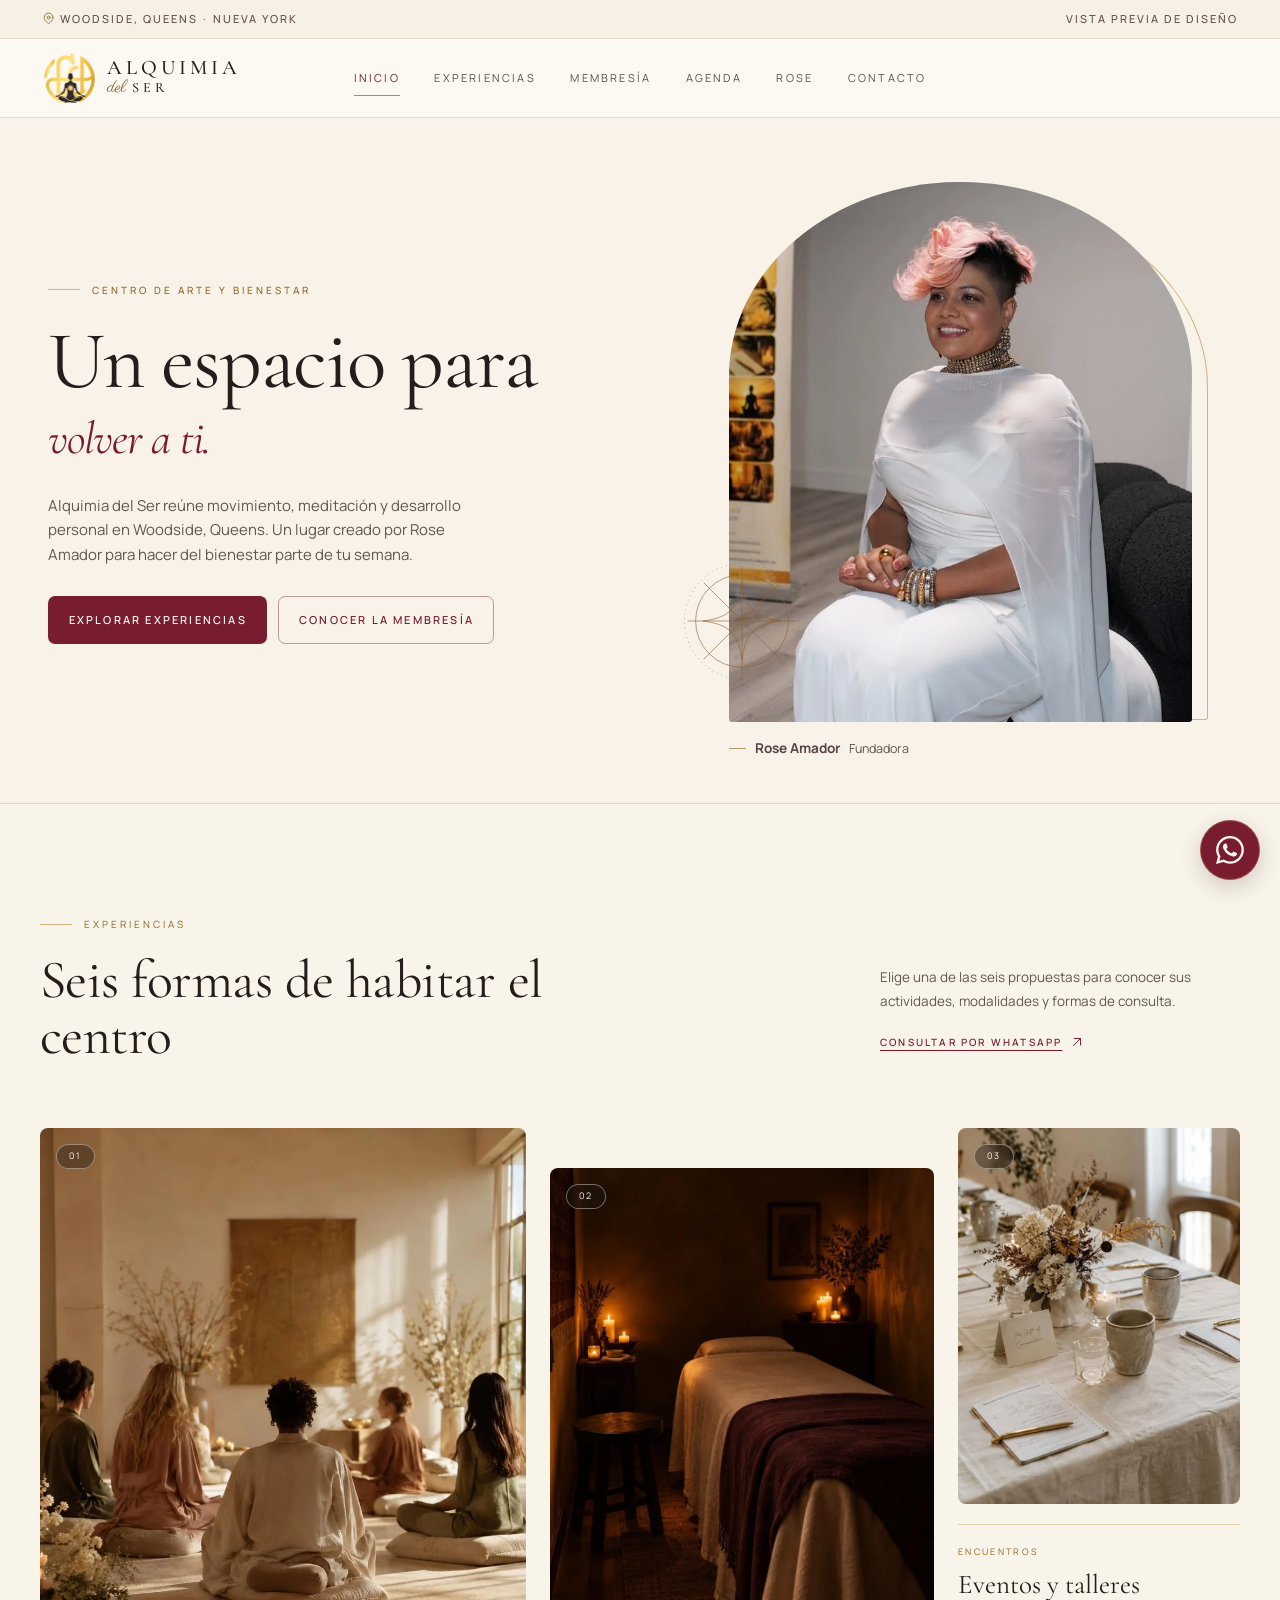
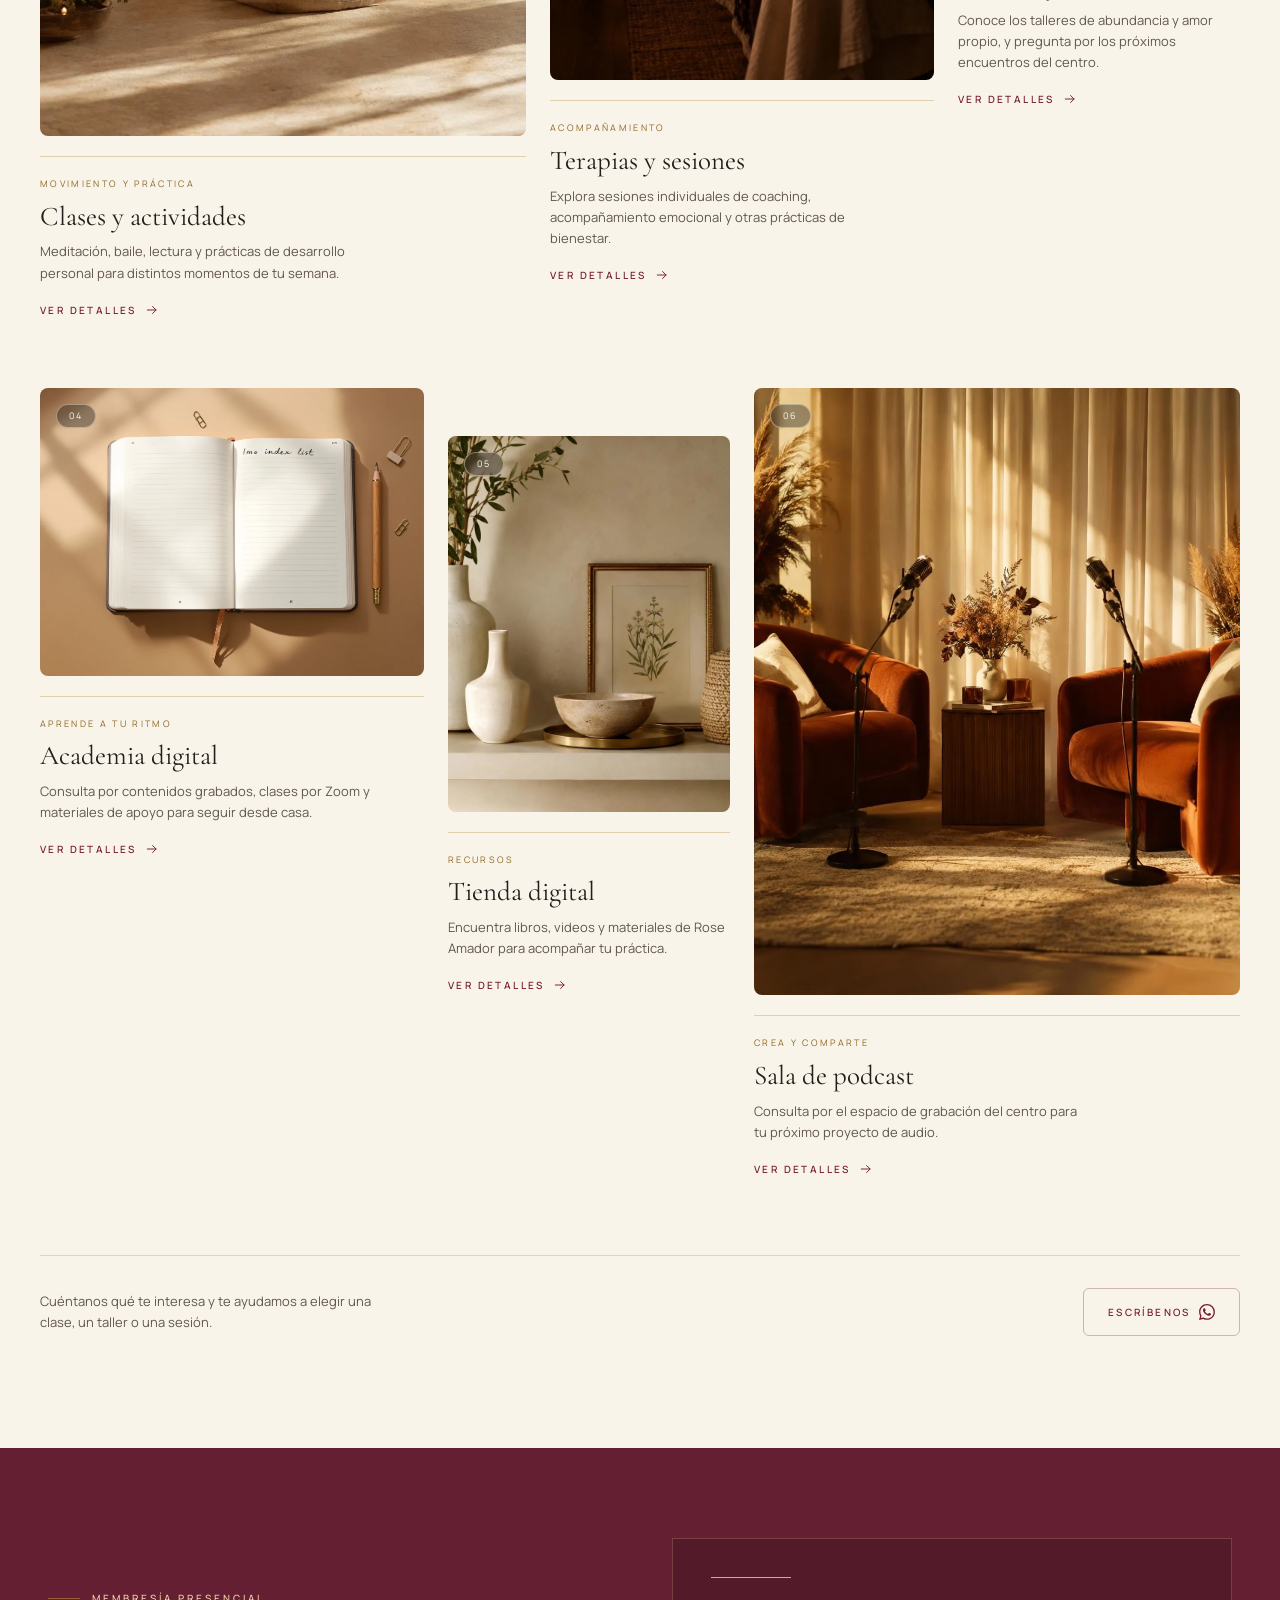
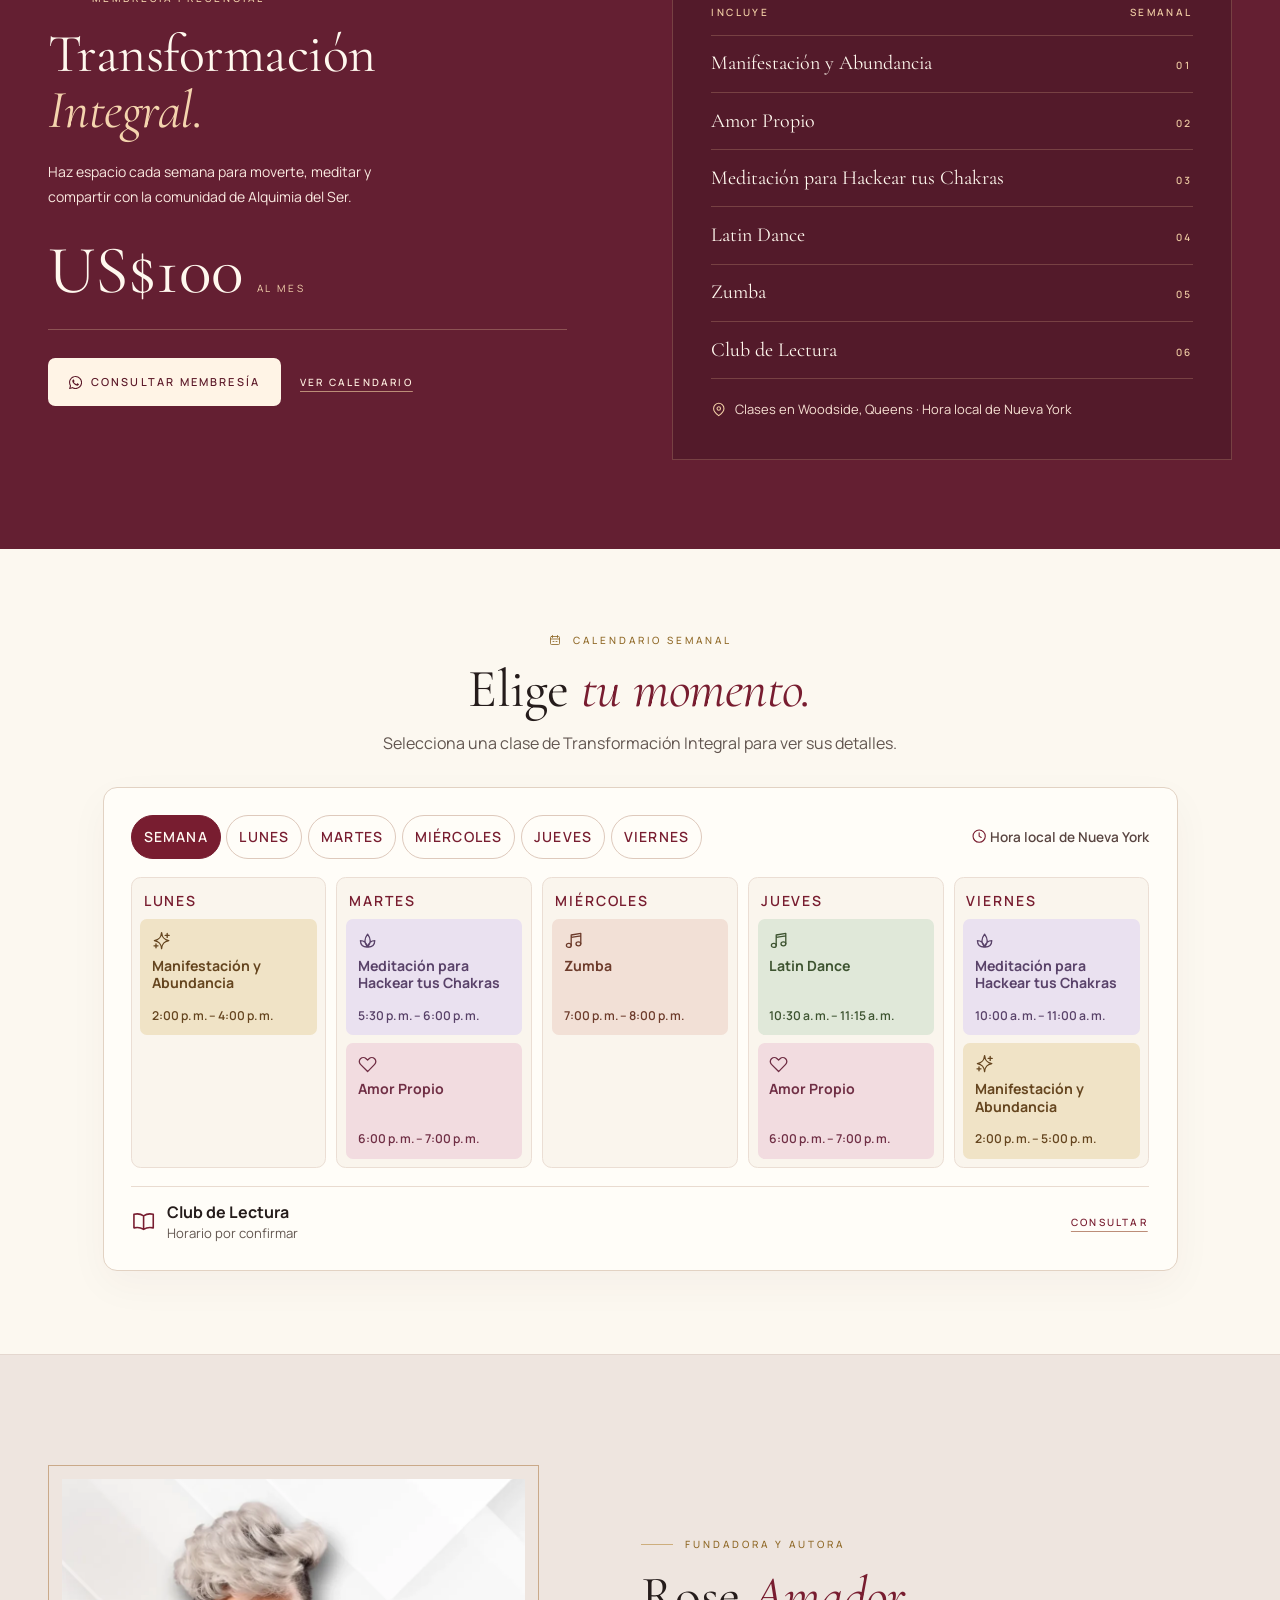
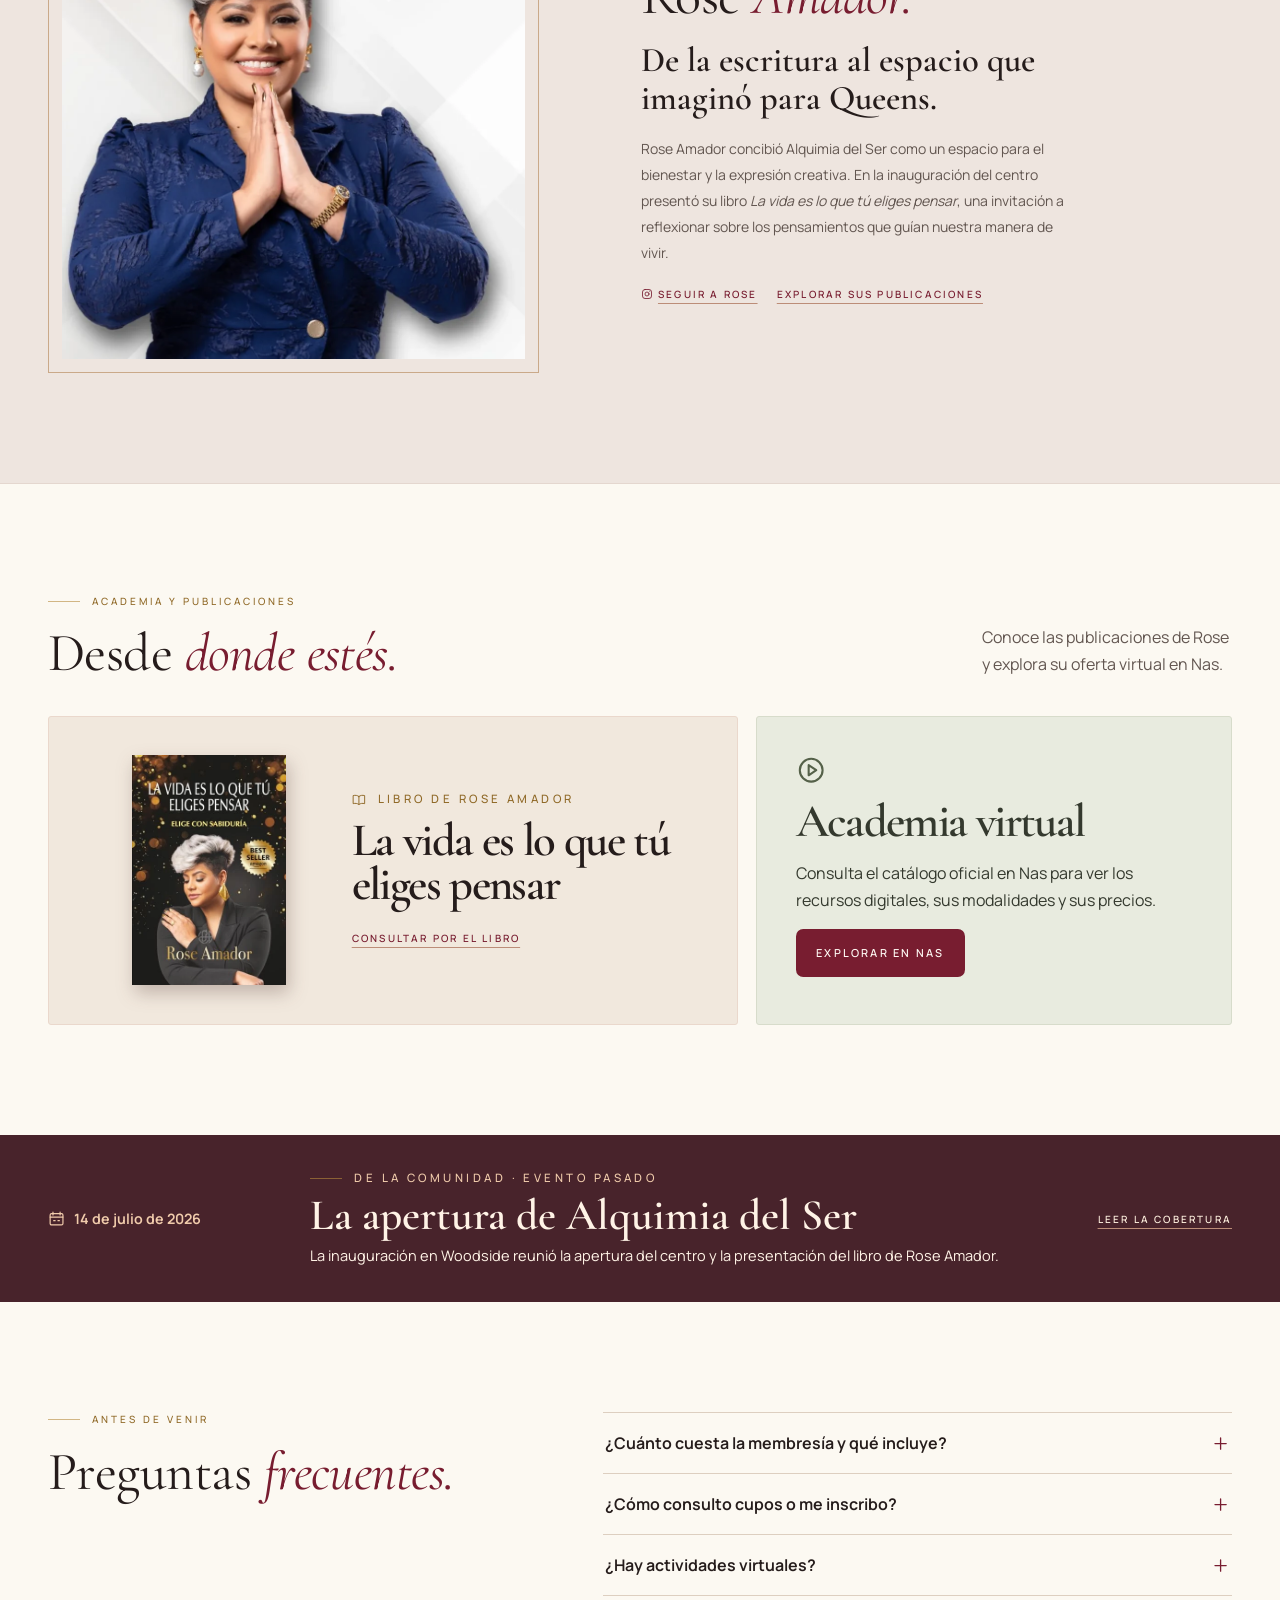
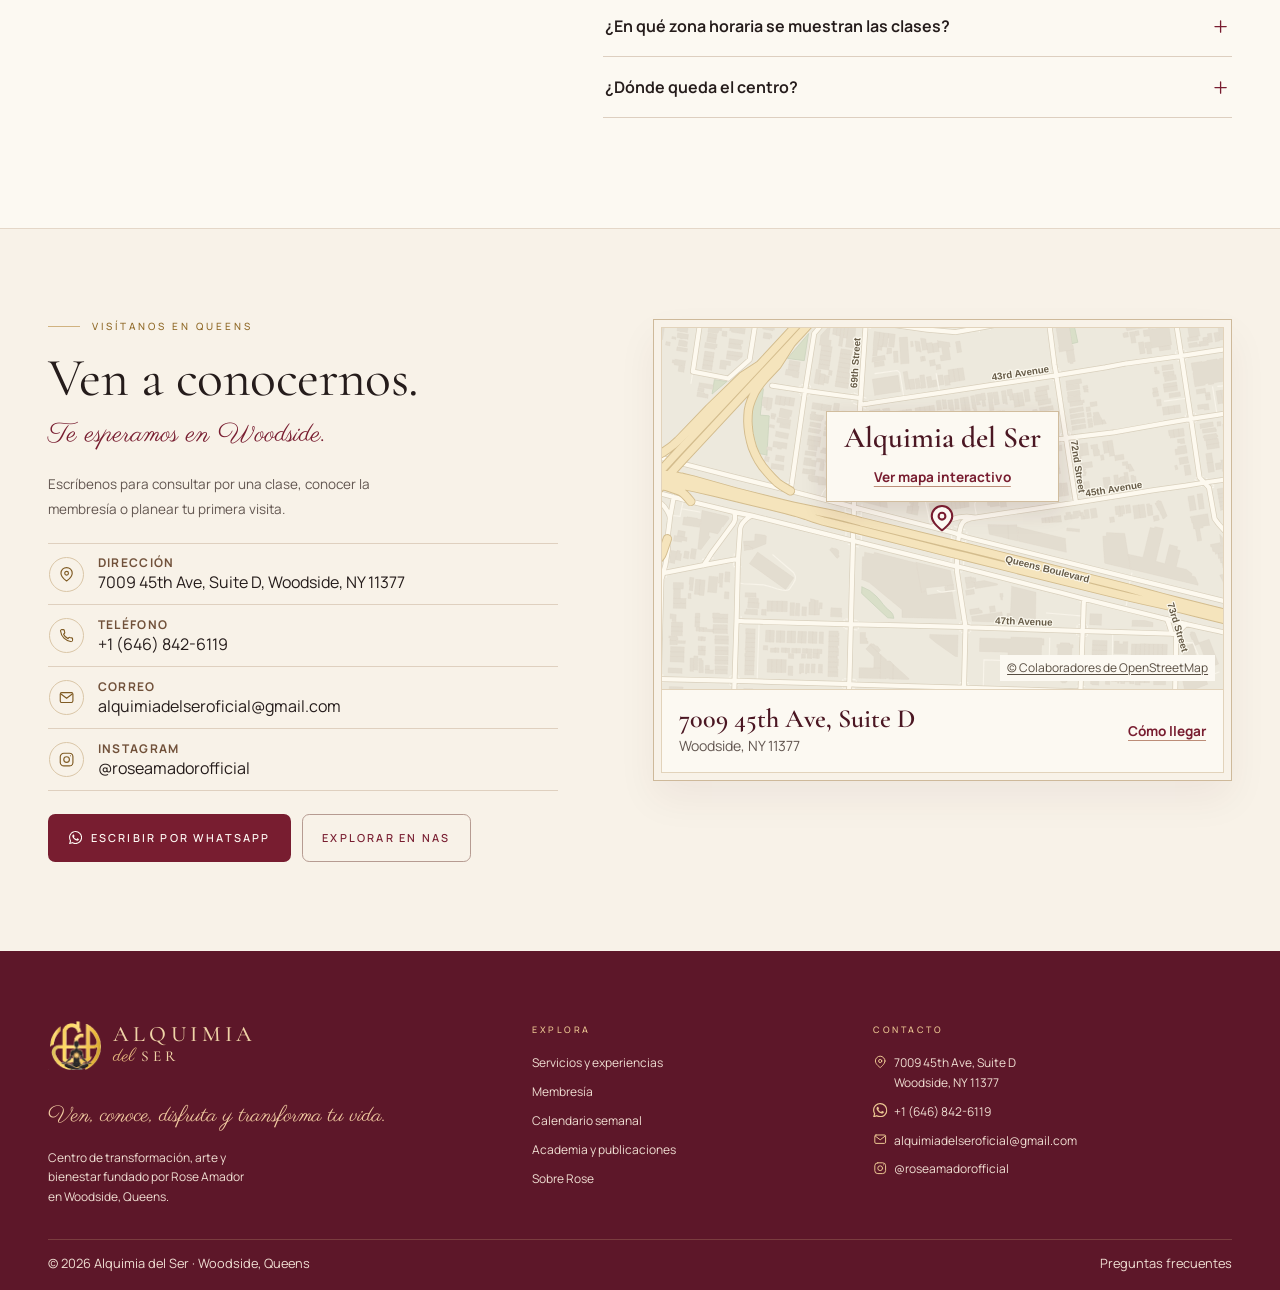
<file: index.html>
<!doctype html>
<html lang="es">
<head>
  <meta charset="utf-8">
  <meta name="viewport" content="width=device-width, initial-scale=1">
  <meta name="robots" content="noindex, nofollow">
  <meta name="theme-color" content="#f8f2e9">
  <title>Alquimia del Ser | Bienestar en Woodside, Queens</title>
  <meta name="description" content="Explora las clases de bienestar, la membresía Transformación Integral y la academia digital de Rose Amador. Alquimia del Ser está en Woodside, Queens.">
  <meta property="og:type" content="website">
  <meta property="og:locale" content="es_US">
  <meta property="og:title" content="Alquimia del Ser | Bienestar en Woodside, Queens">
  <meta property="og:description" content="Movimiento, arte y bienestar con Rose Amador. Descubre las clases, la membresía y la academia digital.">
  <meta property="og:image" content="assets/brand/rose-inauguracion.webp">
  <meta property="og:image:alt" content="Rose Amador, fundadora de Alquimia del Ser">
  <link rel="icon" href="assets/brand/favicon.png" type="image/png">
  <link rel="preload" href="assets/fonts/cormorant-regular.woff2" as="font" type="font/woff2" crossorigin>
  <link rel="stylesheet" href="css/styles.css">
  <link rel="stylesheet" href="css/experiences.css">
  <link rel="stylesheet" href="css/schedule.css">
  <script type="application/ld+json">
    {
      "@context": "https://schema.org",
      "@type": "LocalBusiness",
      "name": "Alquimia del Ser",
      "description": "Centro de transformación, arte y bienestar en Woodside, Queens, fundado por Rose Amador.",
      "address": {
        "@type": "PostalAddress",
        "streetAddress": "7009 45th Ave, Suite D",
        "addressLocality": "Woodside",
        "addressRegion": "NY",
        "postalCode": "11377",
        "addressCountry": "US"
      },
      "telephone": "+1-646-842-6119",
      "email": "alquimiadelseroficial@gmail.com",
      "founder": { "@type": "Person", "name": "Rose Amador" },
      "sameAs": ["https://www.instagram.com/roseamadorofficial/", "https://nas.com/rose-amador"]
    }
  </script>
  <script src="js/catalog-data.js" defer></script>
  <script src="js/main.js" defer></script>
  <script src="js/catalog.js" defer></script>
  <script src="js/schedule.js" defer></script>
  <script src="js/contact.js" defer></script>
</head>
<body>
  <svg class="icon-defs" aria-hidden="true" xmlns="http://www.w3.org/2000/svg">
    <symbol id="i-sparkles" viewBox="0 0 24 24"><path d="M12 2c.7 6.3 2.9 8.8 9 10-6.1 1.2-8.3 3.7-9 10-.7-6.3-2.9-8.8-9-10 6.1-1.2 8.3-3.7 9-10Z"/><path d="M19 3v5m-2.5-2.5h5M5 16v5m-2.5-2.5h5"/></symbol>
    <symbol id="i-flower" viewBox="0 0 24 24"><path d="M12 20c-6 .4-9-3-9-8 4 0 7.7 3 9 8Zm0 0c6 .4 9-3 9-8-4 0-7.7 3-9 8Zm0 0C7.7 15.3 7.8 9.6 12 4c4.2 5.6 4.3 11.3 0 16Z"/></symbol>
    <symbol id="i-heart" viewBox="0 0 24 24"><path d="M20.8 5.9a5 5 0 0 0-7 0L12 7.7l-1.8-1.8a5 5 0 0 0-7.1 7.1L12 22l8.8-9a5 5 0 0 0 0-7.1Z"/></symbol>
    <symbol id="i-music" viewBox="0 0 24 24"><path d="M9 18V5l12-2v13M9 8l12-2"/><ellipse cx="6" cy="18" rx="3" ry="2.5"/><ellipse cx="18" cy="16" rx="3" ry="2.5"/></symbol>
    <symbol id="i-book" viewBox="0 0 24 24"><path d="M12 6c-3-2-6-2.5-10-1.5v14c4-1 7-.5 10 1.5 3-2 6-2.5 10-1.5v-14c-4-1-7-.5-10 1.5Zm0 0v14"/></symbol>
    <symbol id="i-calendar" viewBox="0 0 24 24"><rect x="3" y="5" width="18" height="16" rx="2"/><path d="M7 3v4m10-4v4M3 10h18m-13 5h2m4 0h2"/></symbol>
    <symbol id="i-clock" viewBox="0 0 24 24"><circle cx="12" cy="12" r="9"/><path d="M12 7v5l3 2"/></symbol>
    <symbol id="i-pin" viewBox="0 0 24 24"><path d="M20 10c0 5.5-8 11-8 11s-8-5.5-8-11a8 8 0 1 1 16 0Z"/><circle cx="12" cy="10" r="2.65"/></symbol>
    <symbol id="i-menu" viewBox="0 0 24 24"><path d="M3 6h18M3 12h18M3 18h18"/></symbol>
    <symbol id="i-close" viewBox="0 0 24 24"><path d="m5 5 14 14M19 5 5 19"/></symbol>
    <symbol id="i-arrow-up-right" viewBox="0 0 24 24"><path d="M6 18 18 6M7 6h11v11"/></symbol>
    <symbol id="i-arrow-right" viewBox="0 0 24 24"><path d="M4 12h15m-6-6 6 6-6 6"/></symbol>
    <symbol id="i-chevron-right" viewBox="0 0 24 24"><path d="m9 5 7 7-7 7"/></symbol>
    <symbol id="i-chevron-down" viewBox="0 0 24 24"><path d="m5 9 7 7 7-7"/></symbol>
    <symbol id="i-search" viewBox="0 0 24 24"><circle cx="10.5" cy="10.5" r="6.5"/><path d="m16 16 4.5 4.5"/></symbol>
    <symbol id="i-check" viewBox="0 0 24 24"><path d="m5 12 4.5 4.5L19 7"/></symbol>
    <symbol id="i-plus" viewBox="0 0 24 24"><path d="M5 12h14m-7-7v14"/></symbol>
    <symbol id="i-instagram" viewBox="0 0 24 24"><rect x="3" y="3" width="18" height="18" rx="5"/><circle cx="12" cy="12" r="4"/><path d="M17.5 6.5h.01"/></symbol>
    <symbol id="i-mail" viewBox="0 0 24 24"><rect x="3" y="5" width="18" height="14" rx="2"/><path d="m4 7 8 6 8-6"/></symbol>
    <!-- WhatsApp artwork from Bootstrap Icons, MIT license. -->
    <symbol id="i-whatsapp" viewBox="0 0 16 16"><path fill="currentColor" stroke="none" d="M13.601 2.326A7.85 7.85 0 0 0 7.994 0C3.627 0 .068 3.558.064 7.926c0 1.399.366 2.76 1.057 3.965L0 16l4.204-1.102a7.9 7.9 0 0 0 3.79.965h.004c4.368 0 7.926-3.558 7.93-7.93A7.9 7.9 0 0 0 13.6 2.326zM7.994 14.521a6.6 6.6 0 0 1-3.356-.92l-.24-.144-2.494.654.666-2.433-.156-.251a6.56 6.56 0 0 1-1.007-3.505c0-3.626 2.957-6.584 6.591-6.584a6.56 6.56 0 0 1 4.66 1.931 6.56 6.56 0 0 1 1.928 4.66c-.004 3.639-2.961 6.592-6.592 6.592m3.615-4.934c-.197-.099-1.17-.578-1.353-.646-.182-.065-.315-.099-.445.099-.133.197-.513.646-.627.775-.114.133-.232.148-.43.05-.197-.1-.836-.308-1.592-.985-.59-.525-.985-1.175-1.103-1.372-.114-.198-.011-.304.088-.403.087-.088.197-.232.296-.346.1-.114.133-.198.198-.33.065-.134.034-.248-.015-.347-.05-.099-.445-1.076-.612-1.47-.16-.389-.323-.335-.445-.34-.114-.007-.247-.007-.38-.007a.73.73 0 0 0-.529.247c-.182.198-.691.677-.691 1.654s.71 1.916.81 2.049c.098.133 1.394 2.132 3.383 2.992.47.205.84.326 1.129.418.475.152.904.129 1.246.08.38-.058 1.171-.48 1.338-.943.164-.464.164-.86.114-.943-.049-.084-.182-.133-.38-.232"/></symbol>
    <symbol id="i-play" viewBox="0 0 24 24"><circle cx="12" cy="12" r="9"/><path d="m10 8 6 4-6 4Z"/></symbol>
    <symbol id="i-headphones" viewBox="0 0 24 24"><path d="M4 13v-1a8 8 0 0 1 16 0v1M4 13h3a1 1 0 0 1 1 1v4a1 1 0 0 1-1 1H5a1 1 0 0 1-1-1Zm16 0h-3a1 1 0 0 0-1 1v4a1 1 0 0 0 1 1h2a1 1 0 0 0 1-1Z"/></symbol>
  </svg>
  <a class="skip-link" href="#contenido">Saltar al contenido</a>

  <div class="location-bar">
    <div class="location-bar-inner">
      <a href="#contacto"><svg class="icon" aria-hidden="true"><use href="#i-pin"/></svg> Woodside, Queens <span class="location-divider" aria-hidden="true">·</span> Nueva York</a>
      <span class="preview-label">Vista previa de diseño</span>
    </div>
  </div>
  <header class="site-header" id="site-header">
    <div class="nav-shell">
      <a class="wordmark" href="#inicio" aria-label="Alquimia del Ser, inicio">
        <img src="assets/brand/alquimia-emblema.png" alt="" width="107" height="100">
        <span class="wordmark-name" aria-hidden="true"><span>Alquimia</span><span><em>del</em> Ser</span></span>
      </a>
      <button class="menu-toggle" type="button" aria-expanded="false" aria-controls="site-nav" aria-label="Abrir menú">
        <svg class="icon menu-open" aria-hidden="true"><use href="#i-menu"/></svg>
        <svg class="icon menu-close" aria-hidden="true"><use href="#i-close"/></svg>
      </button>
      <nav class="site-nav" id="site-nav" aria-label="Navegación principal">
        <a href="#inicio" data-nav-section="inicio" aria-current="location">Inicio</a>
        <a href="#experiencias" data-nav-section="experiencias">Experiencias</a>
        <a href="#membresia" data-nav-section="membresia">Membresía</a>
        <a href="#calendario" data-nav-section="calendario">Agenda</a>
        <a href="#rose" data-nav-section="rose">Rose</a>
        <a href="#contacto" data-nav-section="contacto">Contacto</a>
      </nav>
    </div>
  </header>

  <main id="contenido" tabindex="-1">
    <section class="hero" id="inicio" aria-labelledby="hero-title">
      <div class="shell hero-layout">
        <div class="hero-copy">
          <p class="eyebrow"><span></span> Centro de arte y bienestar</p>
          <h1 id="hero-title">Un espacio para <em>volver a ti.</em></h1>
          <p class="hero-description">Alquimia del Ser reúne movimiento, meditación y desarrollo personal en Woodside, Queens. Un lugar creado por Rose Amador para hacer del bienestar parte de tu semana.</p>
          <div class="hero-actions">
            <a class="button button--wine" href="#experiencias">Explorar experiencias</a>
            <a class="button button--outline" href="#membresia">Conocer la membresía</a>
          </div>
        </div>
        <figure class="hero-figure">
          <div class="hero-portrait">
            <img src="assets/brand/rose-inauguracion.webp" width="682" height="1024" alt="Rose Amador, sentada y sonriente, durante la inauguración de Alquimia del Ser" fetchpriority="high">
          </div>
          <svg class="hero-ornament" viewBox="0 0 160 160" fill="none" aria-hidden="true">
            <circle cx="80" cy="80" r="58"/><circle cx="80" cy="80" r="72" stroke-dasharray="1 5"/>
            <path d="M80 12v136M12 80h136M32 32l96 96m0-96L32 128M80 31c4 33 16 45 49 49-33 4-45 16-49 49-4-33-16-45-49-49 33-4 45-16 49-49Z"/>
          </svg>
          <figcaption><span></span> Rose Amador <small>Fundadora</small></figcaption>
        </figure>
      </div>
    </section>

    <section class="experiences" id="experiencias" aria-labelledby="experiences-title">
      <span id="servicios" class="experiences-anchor" aria-hidden="true"></span>
      <div class="experiences-inner">
        <div class="experiences-heading" data-reveal>
          <div>
            <p class="experiences-eyebrow"><span></span> Experiencias</p>
            <h2 class="section-title" id="experiences-title">Seis formas de habitar el centro</h2>
          </div>
          <div class="experiences-guide">
            <p>Elige una de las seis propuestas para conocer sus actividades, modalidades y formas de consulta.</p>
            <a class="experience-link" href="https://wa.me/16468426119?text=Hola%2C%20quisiera%20informaci%C3%B3n%20sobre%20las%20experiencias%20de%20Alquimia%20del%20Ser." target="_blank" rel="noopener noreferrer">Consultar por WhatsApp <svg class="icon" aria-hidden="true"><use href="#i-arrow-up-right"/></svg></a>
          </div>
        </div>
        <div class="experiences-grid" data-experiences></div>
        <template id="experience-card-template">
          <article class="experience-card">
            <div class="experience-card-media">
              <img alt="" loading="lazy" decoding="async">
              <span class="experience-card-number" aria-hidden="true"></span>
            </div>
            <div class="experience-card-copy">
              <p class="experience-card-kicker"></p>
              <h3></h3>
              <p class="experience-card-summary"></p>
              <button type="button" class="experience-link experience-card-action" aria-haspopup="dialog">Ver detalles <svg class="icon" aria-hidden="true"><use href="#i-arrow-right"/></svg></button>
            </div>
          </article>
        </template>
        <div class="experiences-help" data-reveal>
          <p>Cuéntanos qué te interesa y te ayudamos a elegir una clase, un taller o una sesión.</p>
          <a class="button button--outline experience-contact" href="https://wa.me/16468426119?text=Hola%2C%20quisiera%20orientaci%C3%B3n%20sobre%20las%20experiencias%20del%20centro." target="_blank" rel="noopener noreferrer">Escríbenos <svg class="icon" aria-hidden="true"><use href="#i-whatsapp"/></svg></a>
        </div>
        <noscript><p class="experiences-guide">Explora los recursos de Rose Amador en <a href="https://nas.com/rose-amador/products">Nas</a>.</p></noscript>
      </div>
    </section>

    <section class="membership" id="membresia" aria-labelledby="membership-title">
      <div class="shell membership-layout">
        <div class="membership-copy" data-reveal>
          <p class="eyebrow"><span></span> Membresía presencial</p>
          <h2 class="section-title" id="membership-title">Transformación <em>Integral.</em></h2>
          <p>Haz espacio cada semana para moverte, meditar y compartir con la comunidad de Alquimia del Ser.</p>
          <div class="membership-price"><strong>US$100</strong><span>al mes</span></div>
          <div class="membership-actions">
            <a class="button button--ivory" href="https://wa.me/16468426119?text=Hola%2C%20quisiera%20informaci%C3%B3n%20sobre%20la%20membres%C3%ADa%20Transformaci%C3%B3n%20Integral." target="_blank" rel="noopener noreferrer"><svg class="icon" aria-hidden="true"><use href="#i-whatsapp"/></svg> Consultar membresía</a>
            <a class="text-link" href="#calendario">Ver calendario</a>
          </div>
        </div>
        <div class="membership-benefits" data-reveal>
          <div class="membership-benefits-heading">
            <h3>Incluye</h3>
            <span>Semanal</span>
          </div>
          <ol class="membership-list" role="list">
            <li>Manifestación y Abundancia<span aria-hidden="true">01</span></li>
            <li>Amor Propio<span aria-hidden="true">02</span></li>
            <li>Meditación para Hackear tus Chakras<span aria-hidden="true">03</span></li>
            <li>Latin Dance<span aria-hidden="true">04</span></li>
            <li>Zumba<span aria-hidden="true">05</span></li>
            <li>Club de Lectura<span aria-hidden="true">06</span></li>
          </ol>
          <p class="membership-venue"><svg class="icon" aria-hidden="true"><use href="#i-pin"/></svg><span>Clases en Woodside, Queens · Hora local de Nueva York</span></p>
        </div>
      </div>
    </section>

    <section class="schedule section-pad" id="calendario" aria-labelledby="schedule-title">
      <div class="shell schedule-shell">
        <div class="schedule-heading" data-reveal>
          <p class="eyebrow"><svg class="icon" aria-hidden="true"><use href="#i-calendar"/></svg> Calendario semanal</p>
          <h2 class="section-title" id="schedule-title">Elige <em>tu momento.</em></h2>
          <p>Selecciona una clase de Transformación Integral para ver sus detalles.</p>
        </div>
        <div class="schedule-board">
          <div class="schedule-top">
            <div class="schedule-controls" role="group" aria-label="Explorar por día" hidden>
              <button type="button" data-day="todos" aria-pressed="true">Semana</button>
              <button type="button" data-day="lunes" aria-pressed="false" aria-label="Lunes"><span>Lun.</span><span>Lunes</span></button>
              <button type="button" data-day="martes" aria-pressed="false" aria-label="Martes"><span>Mar.</span><span>Martes</span></button>
              <button type="button" data-day="miercoles" aria-pressed="false" aria-label="Miércoles"><span>Mié.</span><span>Miércoles</span></button>
              <button type="button" data-day="jueves" aria-pressed="false" aria-label="Jueves"><span>Jue.</span><span>Jueves</span></button>
              <button type="button" data-day="viernes" aria-pressed="false" aria-label="Viernes"><span>Vie.</span><span>Viernes</span></button>
            </div>
            <p class="schedule-zone"><svg class="icon" aria-hidden="true"><use href="#i-clock"/></svg> Hora local de Nueva York</p>
          </div>
          <span class="sr-only" role="status" data-schedule-status></span>
          <div class="schedule-grid">
            <div class="schedule-day" data-schedule-day="lunes">
              <h3>Lunes</h3>
              <button class="schedule-slot" data-tone="gold" data-activity="0" type="button" aria-haspopup="dialog">
                <svg class="icon" aria-hidden="true"><use href="#i-sparkles"/></svg><strong>Manifestación y Abundancia</strong>
                <span class="schedule-time"><time datetime="14:00">2:00 p. m.</time> – <time datetime="16:00">4:00 p. m.</time></span>
              </button>
            </div>
            <div class="schedule-day" data-schedule-day="martes">
              <h3>Martes</h3>
              <button class="schedule-slot" data-tone="violet" data-activity="1" type="button" aria-haspopup="dialog">
                <svg class="icon" aria-hidden="true"><use href="#i-flower"/></svg><strong>Meditación para Hackear tus Chakras</strong>
                <span class="schedule-time"><time datetime="17:30">5:30 p. m.</time> – <time datetime="18:00">6:00 p. m.</time></span>
              </button>
              <button class="schedule-slot" data-tone="rose" data-activity="2" type="button" aria-haspopup="dialog">
                <svg class="icon" aria-hidden="true"><use href="#i-heart"/></svg><strong>Amor Propio</strong>
                <span class="schedule-time"><time datetime="18:00">6:00 p. m.</time> – <time datetime="19:00">7:00 p. m.</time></span>
              </button>
            </div>
            <div class="schedule-day" data-schedule-day="miercoles">
              <h3>Miércoles</h3>
              <button class="schedule-slot" data-tone="clay" data-activity="3" type="button" aria-haspopup="dialog">
                <svg class="icon" aria-hidden="true"><use href="#i-music"/></svg><strong>Zumba</strong>
                <span class="schedule-time"><time datetime="19:00">7:00 p. m.</time> – <time datetime="20:00">8:00 p. m.</time></span>
              </button>
            </div>
            <div class="schedule-day" data-schedule-day="jueves">
              <h3>Jueves</h3>
              <button class="schedule-slot" data-tone="sage" data-activity="4" type="button" aria-haspopup="dialog">
                <svg class="icon" aria-hidden="true"><use href="#i-music"/></svg><strong>Latin Dance</strong>
                <span class="schedule-time"><time datetime="10:30">10:30 a. m.</time> – <time datetime="11:15">11:15 a. m.</time></span>
              </button>
              <button class="schedule-slot" data-tone="rose" data-activity="2" type="button" aria-haspopup="dialog">
                <svg class="icon" aria-hidden="true"><use href="#i-heart"/></svg><strong>Amor Propio</strong>
                <span class="schedule-time"><time datetime="18:00">6:00 p. m.</time> – <time datetime="19:00">7:00 p. m.</time></span>
              </button>
            </div>
            <div class="schedule-day" data-schedule-day="viernes">
              <h3>Viernes</h3>
              <button class="schedule-slot" data-tone="violet" data-activity="1" type="button" aria-haspopup="dialog">
                <svg class="icon" aria-hidden="true"><use href="#i-flower"/></svg><strong>Meditación para Hackear tus Chakras</strong>
                <span class="schedule-time"><time datetime="10:00">10:00 a. m.</time> – <time datetime="11:00">11:00 a. m.</time></span>
              </button>
              <button class="schedule-slot" data-tone="gold" data-activity="0" type="button" aria-haspopup="dialog">
                <svg class="icon" aria-hidden="true"><use href="#i-sparkles"/></svg><strong>Manifestación y Abundancia</strong>
                <span class="schedule-time"><time datetime="14:00">2:00 p. m.</time> – <time datetime="17:00">5:00 p. m.</time></span>
              </button>
            </div>
          </div>
          <div class="schedule-pending">
            <svg class="icon" aria-hidden="true"><use href="#i-book"/></svg> <span><strong>Club de Lectura</strong><small>Horario por confirmar</small></span>
            <a class="text-link" href="https://wa.me/16468426119?text=Hola%2C%20quisiera%20consultar%20el%20horario%20del%20Club%20de%20Lectura." target="_blank" rel="noopener noreferrer">Consultar</a>
          </div>
        </div>
      </div>
    </section>

    <section class="founder section-pad" id="rose" aria-labelledby="founder-title">
      <div class="shell founder-layout" data-reveal>
        <figure class="founder-image">
          <img src="assets/brand/rose-nas.webp" width="940" height="1056" alt="Rose Amador con las manos juntas en un retrato de su perfil en Nas" loading="lazy">
        </figure>
        <div class="founder-copy">
          <p class="eyebrow"><span></span> Fundadora y autora</p>
          <h2 class="section-title" id="founder-title">Rose <em>Amador.</em></h2>
          <p class="founder-lead">De la escritura al espacio que imaginó para Queens.</p>
          <p>Rose Amador concibió Alquimia del Ser como un espacio para el bienestar y la expresión creativa. En la inauguración del centro presentó su libro <em>La vida es lo que tú eliges pensar</em>, una invitación a reflexionar sobre los pensamientos que guían nuestra manera de vivir.</p>
          <div class="inline-actions">
            <a class="text-link" href="https://www.instagram.com/roseamadorofficial/" target="_blank" rel="noopener noreferrer"><svg class="icon" aria-hidden="true"><use href="#i-instagram"/></svg> Seguir a Rose</a>
            <a class="text-link" href="#academia">Explorar sus publicaciones</a>
          </div>
        </div>
      </div>
    </section>

    <section class="academy section-pad" id="academia" aria-labelledby="academy-title">
      <div class="shell">
        <div class="section-heading" data-reveal>
          <div>
            <p class="eyebrow"><span></span> Academia y publicaciones</p>
            <h2 class="section-title" id="academy-title">Desde <em>donde estés.</em></h2>
          </div>
          <p>Conoce las publicaciones de Rose y explora su oferta virtual en Nas.</p>
        </div>
        <div class="academy-layout">
          <article class="book-feature" data-reveal>
            <img src="assets/brand/rose-libro.webp" width="334" height="500" alt="Portada de La vida es lo que tú eliges pensar, de Rose Amador" loading="lazy">
            <div>
              <p class="eyebrow"><svg class="icon" aria-hidden="true"><use href="#i-book"/></svg> Libro de Rose Amador</p>
              <h3>La vida es lo que tú eliges pensar</h3>
              <a class="text-link" href="https://wa.me/16468426119?text=Hola%2C%20quisiera%20informaci%C3%B3n%20sobre%20el%20libro%20La%20vida%20es%20lo%20que%20t%C3%BA%20eliges%20pensar." target="_blank" rel="noopener noreferrer">Consultar por el libro</a>
            </div>
          </article>
          <article class="digital-feature" data-reveal>
            <svg class="icon" aria-hidden="true"><use href="#i-play"/></svg>
            <h3>Academia virtual</h3>
            <p>Consulta el catálogo oficial en Nas para ver los recursos digitales, sus modalidades y sus precios.</p>
            <a class="button button--wine" href="https://nas.com/rose-amador/products" target="_blank" rel="noopener noreferrer">Explorar en Nas</a>
          </article>
        </div>
      </div>
    </section>

    <section class="event" aria-labelledby="event-title">
      <div class="shell event-layout" data-reveal>
        <div class="event-date"><svg class="icon" aria-hidden="true"><use href="#i-calendar"/></svg><time datetime="2026-07-14">14 de julio de 2026</time></div>
        <div>
          <p class="eyebrow"><span></span> De la comunidad · Evento pasado</p>
          <h2 id="event-title">La apertura de Alquimia del Ser</h2>
          <p>La inauguración en Woodside reunió la apertura del centro y la presentación del libro de Rose Amador.</p>
        </div>
        <a class="text-link" href="https://elradardigital.com/gran-exito-en-la-inauguracion-del-centro-de-bienestar-alquimia-del-ser-y-el-lanzamiento-del-nuevo-libro-de-rose-amador-en-nueva-york/" target="_blank" rel="noopener noreferrer">Leer la cobertura</a>
      </div>
    </section>

    <section class="faq section-pad" id="preguntas" aria-labelledby="faq-title">
      <div class="shell faq-layout">
        <div data-reveal>
          <p class="eyebrow"><span></span> Antes de venir</p>
          <h2 class="section-title" id="faq-title">Preguntas <em>frecuentes.</em></h2>
        </div>
        <div class="faq-list" data-reveal>
          <details name="preguntas">
            <summary>¿Cuánto cuesta la membresía y qué incluye?<svg class="icon" aria-hidden="true"><use href="#i-plus"/></svg></summary>
            <p>Transformación Integral cuesta US$100 al mes e incluye Manifestación y Abundancia, Amor Propio, Meditación para Hackear tus Chakras, Latin Dance, Zumba y Club de Lectura.</p>
          </details>
          <details name="preguntas">
            <summary>¿Cómo consulto cupos o me inscribo?<svg class="icon" aria-hidden="true"><use href="#i-plus"/></svg></summary>
            <p>Escríbenos por <a href="https://wa.me/16468426119" target="_blank" rel="noopener noreferrer">WhatsApp</a> e indica la actividad o la membresía que te interesa. El equipo puede orientarte sobre los cupos y los pasos de inscripción.</p>
          </details>
          <details name="preguntas">
            <summary>¿Hay actividades virtuales?<svg class="icon" aria-hidden="true"><use href="#i-plus"/></svg></summary>
            <p>Las clases del horario semanal son presenciales en Woodside. Para opciones virtuales, puedes consultar el <a href="https://nas.com/rose-amador/products" target="_blank" rel="noopener noreferrer">catálogo digital de Rose en Nas</a>.</p>
          </details>
          <details name="preguntas">
            <summary>¿En qué zona horaria se muestran las clases?<svg class="icon" aria-hidden="true"><use href="#i-plus"/></svg></summary>
            <p>El <a href="#calendario">calendario semanal</a> usa la hora local de Nueva York. El horario del Club de Lectura está por confirmar.</p>
          </details>
          <details name="preguntas">
            <summary>¿Dónde queda el centro?<svg class="icon" aria-hidden="true"><use href="#i-plus"/></svg></summary>
            <p>En 7009 45th Ave, Suite D, Woodside, NY 11377, Estados Unidos. En la sección de <a href="#contacto">contacto</a> puedes abrir la dirección en Google Maps.</p>
          </details>
        </div>
      </div>
    </section>

    <section class="contact" id="contacto" aria-labelledby="contact-title">
      <div class="shell contact-layout">
        <div class="contact-copy" data-reveal>
          <p class="eyebrow"><span></span> Visítanos en Queens</p>
          <h2 class="section-title" id="contact-title">Ven a conocernos.</h2>
          <p class="contact-subtitle">Te esperamos en Woodside.</p>
          <p class="contact-description">Escríbenos para consultar por una clase, conocer la membresía o planear tu primera visita.</p>
          <address class="contact-links">
            <a href="https://www.google.com/maps/search/?api=1&amp;query=7009%2045th%20Ave%2C%20Suite%20D%2C%20Woodside%2C%20NY%2011377" target="_blank" rel="noopener noreferrer">
              <svg class="icon" aria-hidden="true"><use href="#i-pin"/></svg>
              <span><strong>Dirección</strong>7009 45th Ave, Suite D, Woodside, NY 11377</span>
            </a>
            <a href="tel:+16468426119">
              <svg class="icon" aria-hidden="true" viewBox="0 0 24 24"><path d="M7.2 3.5H4.8a1.5 1.5 0 0 0-1.5 1.7 17.4 17.4 0 0 0 15.5 15.5 1.5 1.5 0 0 0 1.7-1.5v-2.4a1.5 1.5 0 0 0-1.2-1.5l-2.9-.6a1.5 1.5 0 0 0-1.5.5l-.9 1.1a12 12 0 0 1-6.3-6.3l1.1-.9a1.5 1.5 0 0 0 .5-1.5l-.6-2.9a1.5 1.5 0 0 0-1.5-1.2Z"/></svg>
              <span><strong>Teléfono</strong>+1 (646) 842-6119</span>
            </a>
            <a href="mailto:alquimiadelseroficial@gmail.com">
              <svg class="icon" aria-hidden="true"><use href="#i-mail"/></svg>
              <span><strong>Correo</strong>alquimiadelseroficial@gmail.com</span>
            </a>
            <a href="https://www.instagram.com/roseamadorofficial/" target="_blank" rel="noopener noreferrer">
              <svg class="icon" aria-hidden="true"><use href="#i-instagram"/></svg>
              <span><strong>Instagram</strong>@roseamadorofficial</span>
            </a>
          </address>
          <div class="contact-actions">
            <a class="button button--wine" href="https://wa.me/16468426119?text=Hola%2C%20quisiera%20conocer%20m%C3%A1s%20sobre%20Alquimia%20del%20Ser." target="_blank" rel="noopener noreferrer"><svg class="icon" aria-hidden="true"><use href="#i-whatsapp"/></svg> Escribir por WhatsApp</a>
            <a class="button button--outline" href="https://nas.com/rose-amador/products" target="_blank" rel="noopener noreferrer">Explorar en Nas</a>
          </div>
        </div>
        <figure class="contact-map" aria-labelledby="contact-map-title" data-reveal>
          <div class="contact-map-view">
            <div class="contact-map-preview" data-contact-map-preview>
              <img class="contact-map-streets" src="assets/brand/woodside-map.svg" width="660" height="426" alt="" loading="lazy">
              <div class="contact-map-marker">
                <svg class="icon" aria-hidden="true"><use href="#i-pin"/></svg>
                <strong>Alquimia del Ser</strong>
                <button class="contact-map-toggle" type="button" aria-controls="contact-map-frame" data-contact-map-open hidden>Ver mapa interactivo</button>
              </div>
              <a class="contact-map-credit" href="https://www.openstreetmap.org/copyright" target="_blank" rel="noopener noreferrer">© Colaboradores de OpenStreetMap</a>
            </div>
            <iframe class="contact-map-frame" id="contact-map-frame" title="Google Maps: ubicación de Alquimia del Ser" data-src="https://maps.google.com/maps?q=7009%2045th%20Ave%2C%20Woodside%2C%20NY%2011377&amp;hl=es&amp;z=16&amp;output=embed" referrerpolicy="strict-origin-when-cross-origin" allowfullscreen hidden></iframe>
          </div>
          <figcaption class="contact-map-caption">
            <div>
              <strong id="contact-map-title">7009 45th Ave, Suite D</strong>
              <p>Woodside, NY 11377</p>
            </div>
            <div class="contact-map-links">
              <a href="https://www.google.com/maps/dir/?api=1&amp;destination=7009%2045th%20Ave%2C%20Woodside%2C%20NY%2011377" target="_blank" rel="noopener noreferrer">Cómo llegar</a>
              <button type="button" aria-controls="contact-map-frame" data-contact-map-close hidden>Ocultar mapa</button>
            </div>
          </figcaption>
        </figure>
      </div>
    </section>
  </main>

  <footer class="footer">
    <div class="shell">
      <div class="footer-inner">
        <div class="footer-brand">
          <a class="wordmark" href="#inicio" aria-label="Alquimia del Ser, inicio"><img src="assets/brand/alquimia-emblema.png" alt="" width="107" height="100" loading="lazy"><span class="wordmark-name" aria-hidden="true"><span>Alquimia</span><span><em>del</em> Ser</span></span></a>
          <p class="footer-motto">Ven, conoce, disfruta y transforma tu vida.</p>
          <p>Centro de transformación, arte y bienestar fundado por Rose Amador en Woodside, Queens.</p>
        </div>
        <div>
          <p class="footer-label" id="footer-explore">Explora</p>
          <nav aria-labelledby="footer-explore">
            <a href="#experiencias">Servicios y experiencias</a>
            <a href="#membresia">Membresía</a>
            <a href="#calendario">Calendario semanal</a>
            <a href="#academia">Academia y publicaciones</a>
            <a href="#rose">Sobre Rose</a>
          </nav>
        </div>
        <div>
          <p class="footer-label">Contacto</p>
          <address class="footer-contact">
            <a href="#contacto"><svg class="icon" aria-hidden="true"><use href="#i-pin"/></svg><span>7009 45th Ave, Suite D<br>Woodside, NY 11377</span></a>
            <a href="https://wa.me/16468426119" target="_blank" rel="noopener noreferrer" aria-label="WhatsApp +1 (646) 842-6119"><svg class="icon" aria-hidden="true"><use href="#i-whatsapp"/></svg> +1 (646) 842-6119</a>
            <a href="mailto:alquimiadelseroficial@gmail.com"><svg class="icon" aria-hidden="true"><use href="#i-mail"/></svg> alquimiadelseroficial@gmail.com</a>
            <a href="https://www.instagram.com/roseamadorofficial/" target="_blank" rel="noopener noreferrer"><svg class="icon" aria-hidden="true"><use href="#i-instagram"/></svg> @roseamadorofficial</a>
          </address>
        </div>
      </div>
      <div class="footer-bottom"><small>© 2026 Alquimia del Ser · Woodside, Queens</small><a href="#preguntas">Preguntas frecuentes</a></div>
    </div>
  </footer>

  <a class="whatsapp-float" href="https://wa.me/16468426119" target="_blank" rel="noopener noreferrer" aria-label="Escribir por WhatsApp a Alquimia del Ser">
    <svg class="icon" aria-hidden="true"><use href="#i-whatsapp"/></svg>
  </a>

  <dialog class="detail-dialog" id="detail-dialog" aria-labelledby="detail-title" aria-describedby="detail-description">
    <div class="detail-body">
      <form class="detail-close" method="dialog"><button class="icon-button" aria-label="Cerrar detalles" autofocus><svg class="icon" aria-hidden="true"><use href="#i-close"/></svg></button></form>
      <figure class="detail-media" hidden>
        <img class="detail-image" alt="">
      </figure>
      <div class="detail-copy">
        <p class="eyebrow detail-kicker"></p>
        <h2 id="detail-title"></h2>
        <p class="detail-meta"></p>
        <p class="detail-description" id="detail-description"></p>
        <ul class="detail-items" hidden></ul>
        <p class="detail-note" hidden></p>
        <div class="detail-actions">
          <a class="button button--wine detail-action" href="#contacto"><svg class="icon detail-action-icon" aria-hidden="true" hidden><use href="#i-whatsapp"/></svg><span>Consultar</span></a>
          <form class="detail-continue" method="dialog" hidden><button type="submit">Seguir explorando</button></form>
        </div>
      </div>
    </div>
  </dialog>
</body>
</html>
</file>
<file: css/styles.css>
@font-face{font-family:"Cormorant Garamond";src:url("../assets/fonts/cormorant-regular.woff2") format("woff2");font-weight:400 600;font-display:swap}
@font-face{font-family:"Cormorant Garamond";src:url("../assets/fonts/cormorant-italic.woff2") format("woff2");font-style:italic;font-weight:400 600;font-display:swap}
@font-face{font-family:"DM Sans";src:url("../assets/fonts/dm-sans.woff2") format("woff2");font-weight:400 700;font-display:swap}
@font-face{font-family:Manrope;src:url("../assets/fonts/manrope.woff2") format("woff2");font-weight:300 700;font-display:swap}
@font-face{font-family:Parisienne;src:url("../assets/fonts/parisienne.woff2") format("woff2");font-weight:400;font-display:swap}

:root {
  --ink: #251c1b;
  --muted: #625650;
  --wine: #781d30;
  --wine-dark: #4b1723;
  --cream: #fcf9f2;
  --paper: #f8f2e9;
  --gold: #b88a3c;
  --line: #e4d7c8;
  --serif: "Cormorant Garamond", Georgia, serif;
  --sans: Manrope, "DM Sans", system-ui, sans-serif;
  --micro: var(--sans);
  --script: Parisienne, "Cormorant Garamond", Georgia, serif;
  --display-large: clamp(2.1rem, 4.2vw, 3.5rem);
  --display-hero: clamp(2.6rem, 6.4vw, 5.4rem);
  --header-height: 78px;
  --nav-width: min(100% - 84px, 1840px);
}

*, *::before, *::after { box-sizing: border-box; }
html { scroll-behavior: smooth; scroll-padding-top: calc(var(--header-height) + 18px); }
html:has(.detail-dialog[open]) { overflow: hidden; scrollbar-width: none; }
html:has(.detail-dialog[open])::-webkit-scrollbar { display: none; }
body { margin: 0; background: var(--cream); color: var(--ink); font: 400 1rem/1.65 var(--sans); }
body:has(dialog[open]) { overflow: hidden; }
h1, h2, h3, p, figure { margin: 0; }
a { color: inherit; }
button, input { font: inherit; color: inherit; }
button { cursor: pointer; }
img { display: block; width: 100%; height: auto; }
[hidden] { display: none !important; }
:focus-visible { outline: 2px solid #aa6f27; outline-offset: 4px; }
::selection { background: #ebcdd2; color: var(--wine-dark); }
.icon-defs { position: absolute; width: 0; height: 0; overflow: hidden; }
svg.icon { width: 1.2em; height: 1.2em; flex: none; fill: none; stroke: currentColor; stroke-width: 1.65; stroke-linecap: round; stroke-linejoin: round; vertical-align: -.2em; }
.sr-only, .skip-link:not(:focus) { position: absolute; width: 1px; height: 1px; padding: 0; margin: -1px; clip-path: inset(50%); overflow: hidden; white-space: nowrap; }
.skip-link { position: fixed; z-index: 12; top: .75rem; left: .75rem; padding: .5rem 1rem; background: var(--cream); color: var(--wine); }
.membership :focus-visible, .event :focus-visible, .footer :focus-visible { outline-color: #ffe0b4; }
.shell { width: min(100% - 96px, 1240px); margin-inline: auto; }
.section-pad { padding-block: clamp(4.5rem, 8.6vw, 8rem); }
.eyebrow { display: flex; align-items: center; gap: .75rem; color: #8f6826; font-size: .625rem; font-weight: 500; letter-spacing: .3em; line-height: 1.45; text-transform: uppercase; }
.eyebrow > span { display: inline-block; flex: none; width: 2rem; height: 1px; background: #b88a3c99; }
.section-title { font: 400 var(--display-large)/1.04 var(--serif); letter-spacing: -.01em; text-wrap: balance; }
.section-title em { color: var(--wine); font-weight: inherit; }
.section-heading { display: flex; align-items: end; justify-content: space-between; gap: 1.75rem; }
.section-heading .eyebrow, .founder-copy .eyebrow, .faq .eyebrow, .contact .eyebrow { margin-bottom: 1.05rem; }
.section-heading > p { max-width: 25ch; color: var(--muted); padding-bottom: .25rem; }
.button {
  display: inline-flex;
  justify-content: center;
  align-items: center;
  gap: .55rem;
  min-height: 48px;
  padding: .66rem 1.22rem;
  border: 1px solid transparent;
  border-radius: .45rem;
  background: none;
  font-family: var(--micro);
  font-size: .6875rem;
  font-weight: 550;
  letter-spacing: .2em;
  line-height: 1.25;
  text-align: center;
  text-decoration: none;
  text-transform: uppercase;
  transition: color .2s ease, background-color .2s ease, border-color .2s ease, transform .2s ease;
}
.button:active { transform: translateY(1px); }
.button--wine { color: #fffaf5; background: var(--wine); }
.button--wine:hover { background: #591324; }
.button--outline { color: var(--wine); border-color: #b69b91; }
.button--outline:hover { background: #f0e0da; border-color: var(--wine); }
.button--ivory { color: #5b1828; background: #fff4e6; }
.button--ivory:hover { background: #f0d7b7; }
.text-link { display: inline-flex; align-items: center; gap: .5em; width: fit-content; color: var(--wine); font: 550 .625rem/1.4 var(--micro); letter-spacing: .22em; text-transform: uppercase; text-underline-offset: .48em; text-decoration-color: #bc8d78; text-decoration-thickness: 1px; }
.text-link:hover { text-decoration-color: currentColor; }

.location-bar {
  background: #f6f0e5;
  border-bottom: 1px solid #e6d8c0;
  color: #614f44;
  font: 500 .69rem/1.35 var(--micro);
  letter-spacing: .18em;
  text-transform: uppercase;
}
.location-bar-inner { width: var(--nav-width); min-height: 38px; display: flex; align-items: center; justify-content: space-between; gap: 1rem; margin-inline: auto; }
.location-bar a { min-height: 36px; display: inline-flex; align-items: center; gap: .45em; text-decoration: none; }
.location-bar a:hover { color: var(--wine); }
.location-bar .icon, .location-divider { color: #946b2a; }
.site-header { position: sticky; top: 0; z-index: 7; border-bottom: 1px solid #e9ddcb; background: var(--cream); transition: background-color .3s ease, box-shadow .3s ease; }
.site-header.is-scrolled { background: #faf5ed; box-shadow: 0 5px 20px #4b172308; }
.nav-shell { width: var(--nav-width); margin-inline: auto; min-height: var(--header-height); display: grid; grid-template-columns: minmax(max-content, 1fr) auto minmax(max-content, 1fr); align-items: center; gap: clamp(.9rem, 2.2vw, 2.2rem); }
.wordmark { display: inline-flex; gap: .72rem; align-items: center; flex-shrink: 0; color: var(--ink); text-decoration: none; }
.wordmark img { width: 53px; height: 50px; object-fit: contain; }
.wordmark-name { display: grid; gap: .14rem; font: 500 1.38rem/.98 var(--serif); letter-spacing: .2em; text-transform: uppercase; }
.site-header .wordmark-name { font-size: 1.29rem; }
.wordmark-name > span + span { font-size: .69em; letter-spacing: .26em; }
.wordmark-name em { color: #805c25; font: 400 1.25em/1 var(--script); letter-spacing: 0; text-transform: lowercase; }
.site-nav { --nav-link-gutter: clamp(.7rem, 1.35vw, 1.35rem); display: flex; align-items: center; }
.site-nav > a {
  position: relative;
  padding: .95rem var(--nav-link-gutter);
  color: #5d504b;
  font: 400 .6875rem/1.2 var(--micro);
  letter-spacing: .2em;
  text-decoration: none;
  text-transform: uppercase;
  white-space: nowrap;
  transition: color .2s ease;
}
.site-nav > a::after { content: ""; position: absolute; inset: auto var(--nav-link-gutter) .21rem; height: 1px; background: var(--gold); opacity: 0; transform: scaleX(.66); transition: transform .22s ease, opacity .22s ease; }
.site-nav > a:is(:hover, [aria-current="location"]) { color: var(--wine); }
.site-nav > a:is(:hover, [aria-current="location"])::after { opacity: 1; transform: scaleX(1); }
.menu-toggle { display: none; }
.whatsapp-float {
  position: fixed;
  z-index: 6;
  right: max(1.25rem, env(safe-area-inset-right, 0px));
  bottom: max(1.25rem, env(safe-area-inset-bottom, 0px));
  width: 60px;
  height: 60px;
  display: grid;
  place-items: center;
  background: var(--wine);
  color: #fff6ed;
  border: 1px solid #bb8a5678;
  border-radius: 50%;
  box-shadow: 0 7px 22px #39121b30;
  transition: background-color .2s ease, transform .24s ease, box-shadow .24s ease;
}
.whatsapp-float:hover { background: #641628; transform: translateY(-3px); box-shadow: 0 10px 26px #39121b42; }
.whatsapp-float .icon { width: 28px; height: 28px; }

.hero { overflow: hidden; background: var(--paper); border-bottom: 1px solid var(--line); }
.hero-layout { min-height: min(680px, calc(100svh - 76px)); display: grid; grid-template-columns: 1.04fr 1fr; align-items: center; gap: clamp(2.2rem, 6vw, 6.1rem); padding-block: clamp(2.55rem, 5vw, 4.6rem) 2.7rem; }
.hero-copy { padding-block: 1.5rem 2.45rem; position: relative; z-index: 1; }
.hero h1 { margin-block: 1.5rem 1.75rem; font: 400 var(--display-hero)/.98 var(--serif); letter-spacing: -.015em; }
.hero h1 em { display: block; margin-top: .75rem; color: var(--wine); font-size: .56em; font-weight: inherit; line-height: 1.15; }
.hero-description { max-width: 46ch; color: var(--muted); font-size: .9375rem; line-height: 1.625; }
.hero-actions { margin-top: 1.8rem; display: flex; flex-wrap: wrap; gap: .7rem; }
.hero-figure { position: relative; isolation: isolate; align-self: center; width: 100%; max-width: 495px; justify-self: center; padding-inline: 1rem; }
.hero-figure::before { content: ""; position: absolute; z-index: -2; inset: 1.12rem 0 2.5rem 2.15rem; border: 1px solid #b88a3c9c; border-radius: 50% 50% 3px 3px / 36% 36% 3px 3px; }
.hero-portrait { height: clamp(405px, 44vw, 540px); position: relative; overflow: hidden; border-radius: 50% 50% 3px 3px / 36% 36% 3px 3px; background: #dad0c9; }
.hero-portrait img { height: 100%; object-fit: cover; object-position: 50% 35%; }
.hero-ornament { position: absolute; width: clamp(5.5rem, 10vw, 9rem); bottom: 13%; left: -7%; color: #915e31; stroke: currentColor; stroke-width: .75; }
.hero-figure figcaption { display: flex; gap: .55rem; align-items: baseline; margin-top: .95rem; color: #584345; font-size: .85rem; font-weight: 700; }
.hero-figure figcaption span { width: 1.05rem; background: #b79666; height: 1px; align-self: center; }
.hero-figure figcaption small { font-size: .78rem; font-weight: 400; color: var(--muted); }

.founder-copy > p:not(.eyebrow, .founder-lead) { color: var(--muted); max-width: 47ch; margin-block: 1.2rem 1.3rem; font-size: .875rem; line-height: 1.85; }

.membership { background: #641f32; color: #fff8ee; }
.membership-layout { display: grid; grid-template-columns: minmax(0, .94fr) minmax(0, 1.06fr); align-items: center; gap: clamp(2.2rem, 6.2vw, 6.4rem); padding-block: clamp(3.7rem, 7vw, 6.7rem); }
.membership .eyebrow { color: #f4d4ae; }
.membership .section-title { margin-block: 1.25rem 1.35rem; text-wrap: wrap; }
.membership .section-title em { display: block; }
.membership .section-title em { color: #f4d4ae; }
.membership-copy > p:not(.eyebrow) { max-width: 43ch; color: #fae9e0; font-size: .875rem; line-height: 1.8; }
.membership-price { display: flex; align-items: baseline; gap: .85rem; margin-block: 1.7rem 1.75rem; padding-bottom: 1.55rem; border-bottom: 1px solid #d0a88c61; }
.membership-price strong { font: 400 3.5rem/1 var(--serif); }
.membership-price span { color: #f4d4ae; font-size: .625rem; letter-spacing: .26em; text-transform: uppercase; }
.membership-benefits { width: min(100%, 35rem); justify-self: end; padding: clamp(1.35rem, 3vw, 2.9rem); border: 1px solid #c5947852; background: #531a2a; }
.membership-benefits::before { content: ""; display: block; width: 5rem; height: 1px; margin-bottom: clamp(1.15rem, 2.1vw, 1.85rem); background: #d9ad73; }
.membership-benefits-heading { display: flex; flex-wrap: wrap; align-items: baseline; justify-content: space-between; gap: .4rem 1rem; margin-bottom: 1rem; }
.membership-benefits-heading h3, .membership-benefits-heading > span, .membership-list li > span { color: #f1cea5; font: 550 .625rem/1.4 var(--micro); letter-spacing: .24em; text-transform: uppercase; }
.membership-list { list-style: none; margin: 0; padding: 0; border-top: 1px solid #c5947852; }
.membership-list li { display: grid; grid-template-columns: minmax(0, 1fr) 2rem; gap: .85rem; align-items: baseline; padding-block: clamp(.7rem, 1.22vw, 1.2rem); border-bottom: 1px solid #c5947852; font: 400 1.25rem/1.25 var(--serif); }
.membership-list li > span { justify-self: end; font-variant-numeric: tabular-nums; }
.membership-venue { display: flex; align-items: baseline; gap: .48rem; margin-top: 1.25rem; color: #f6dfd2; font-size: .81rem; }
.membership-venue > .icon { align-self: start; margin-top: .19rem; color: #f1cea5; }
.membership-actions, .inline-actions { display: flex; flex-wrap: wrap; align-items: center; gap: .65rem 1.2rem; }
.membership-actions .text-link { min-height: 44px; color: #ffefe0; }

.founder { background: #eee5df; border-block: 1px solid #e4d7cf; }
.founder-layout { display: grid; grid-template-columns: .83fr 1fr; align-items: center; gap: clamp(3rem, 8vw, 8rem); }
.founder-image { border: 1px solid #caa989; padding: .8rem; }
.founder-image img { height: clamp(340px, 40vw, 480px); object-fit: cover; object-position: 50% 35%; }
.founder .section-title { font-size: 2.625rem; line-height: 1; }
.founder-lead { font: 600 clamp(1.6rem, 2.7vw, 2.45rem)/1.1 var(--serif); margin-top: 1.15rem; max-width: 27ch; }

.academy-layout { margin-top: 2.15rem; display: grid; grid-template-columns: 1.45fr 1fr; gap: 1.15rem; }
.book-feature, .digital-feature { min-width: 0; padding: clamp(1.25rem, 3vw, 2.65rem); border-radius: 3px; border: 1px solid #ead8cc; }
.book-feature { display: grid; grid-template-columns: .7fr 1fr; align-items: center; gap: 1.35rem; background: #f1e8dd; }
.book-feature img { height: clamp(150px, 18vw, 270px); object-fit: contain; width: auto; max-width: 100%; justify-self: center; filter: drop-shadow(3px 8px 9px #3f241f43); }
.book-feature .eyebrow { font-size: .72rem; }
.book-feature h3, .digital-feature h3 { font: 600 clamp(1.9rem, 3.65vw, 3.5rem)/.94 var(--serif); letter-spacing: -.035em; margin-block: .68rem 1rem; }
.digital-feature { color: #34392e; background: #e8ebdf; border-color: #d7dccb; }
.digital-feature > .icon { width: 1.9rem; height: 1.9rem; color: #556149; }
.digital-feature p { margin-bottom: 1rem; }

.event { color: #fff3e6; background: #48232b; }
.event-layout { display: grid; grid-template-columns: minmax(130px, .62fr) 2fr auto; align-items: center; gap: 1.65rem; padding-block: 2.2rem; }
.event-date { display: flex; gap: .55rem; align-items: center; color: #f1ccac; font-size: .89rem; font-weight: 650; }
.event .eyebrow { color: #f1ccac; font-size: .72rem; }
.event h2 { font: 600 clamp(1.75rem, 3.4vw, 2.9rem)/1.06 var(--serif); margin-block: .32rem; }
.event-layout p:not(.eyebrow) { font-size: .91rem; }
.event .text-link { color: #fff1df; }

.faq-layout { display: grid; grid-template-columns: .74fr 1fr; align-items: start; gap: clamp(2.5rem, 7vw, 6.5rem); }
.faq-list { border-top: 1px solid #ddcfc0; }
.faq-list details { border-bottom: 1px solid #ddcfc0; }
.faq-list summary { display: flex; align-items: center; justify-content: space-between; gap: 1rem; cursor: pointer; list-style: none; padding: 1.05rem .1rem; font-weight: 650; }
.faq-list summary::-webkit-details-marker { display: none; }
.faq-list summary .icon { color: var(--wine); transition: transform .2s ease; }
.faq-list details[open] summary .icon { transform: rotate(45deg); }
.faq-list p { padding: 0 1.4rem 1.05rem .1rem; color: var(--muted); }
.faq-list a { color: var(--wine); text-underline-offset: .2em; }

.contact { background: #f8f2e8; border-top: 1px solid var(--line); }
.contact :focus-visible { outline-color: #946424; }
.contact-layout {
  display: grid;
  grid-template-columns: minmax(0, .88fr) minmax(0, 1fr);
  align-items: start;
  gap: clamp(2.5rem, 7.4vw, 7rem);
  padding-block: clamp(3.75rem, 7vw, 7rem);
}
.contact-copy { min-width: 0; }
.contact .section-title { text-wrap: wrap; }
.contact-subtitle { margin-top: .75rem; color: var(--wine); font: 400 1.5rem/1.25 var(--script); }
.contact-description { color: var(--muted); max-width: 44ch; margin-block: 1.25rem 1.35rem; font-size: .84375rem; line-height: 1.85; }
.contact-links { display: grid; font-style: normal; }
.contact-links a {
  display: grid;
  grid-template-columns: 2.35rem minmax(0, 1fr);
  align-items: center;
  gap: .75rem;
  min-height: 62px;
  padding-block: .52rem;
  border-bottom: 1px solid #dfd0bf;
  text-decoration: none;
}
.contact-links a:first-child { border-top: 1px solid #dfd0bf; }
.contact-links a:hover { color: var(--wine); }
.contact-links a:hover span { text-decoration: underline; text-decoration-color: #bc8d78; text-underline-offset: .2em; }
.contact-links svg.icon { width: 2.2rem; height: 2.2rem; padding: .51rem; border: 1px solid #dac6a7; border-radius: 50%; justify-self: center; color: #805c25; }
.contact-links span { min-width: 0; overflow-wrap: anywhere; line-height: 1.45; }
.contact-links strong { display: block; color: #71513a; font-size: .75rem; font-weight: 700; letter-spacing: .11em; text-transform: uppercase; }
.contact-actions { display: flex; flex-wrap: wrap; gap: .65rem; margin-top: 1.4rem; }

.contact-map {
  min-width: 0;
  padding: .45rem;
  border: 1px solid #ceb99a;
  background: #f8f2e8;
  box-shadow: 0 18px 38px #4b17230e;
}
.contact-map-view {
  position: relative;
  display: grid;
  place-items: center;
  width: 100%;
  min-width: 0;
  aspect-ratio: 1.55;
  min-height: 16rem;
  overflow: hidden;
  border: 1px solid #e2d3bb;
  background: #eee8db;
}
.contact-map-preview, .contact-map-streets, .contact-map-frame { position: absolute; inset: 0; width: 100%; height: 100%; }
.contact-map-preview { display: grid; place-items: center; isolation: isolate; }
.contact-map-streets { z-index: -1; object-fit: cover; }
.contact-map-frame { border: 0; }
.contact-map-marker {
  position: relative;
  display: flex;
  flex-direction: column;
  align-items: center;
  transform: translateY(-3.25rem);
  padding: .55rem 1.05rem .15rem;
  border: 1px solid #d1bd9e;
  background: #fcf9f2;
  box-shadow: 0 8px 24px #4b172323;
  text-align: center;
}
.contact-map-marker svg { position: absolute; top: 100%; left: 50%; transform: translate(-50%, .15rem); color: var(--wine); fill: #fcf9f2; font-size: 1.6rem; }
.contact-map-marker strong { color: var(--wine-dark); font: 600 1.85rem/1.15 var(--serif); }
.contact-map-credit { position: absolute; right: .5rem; bottom: .5rem; padding: .2rem .42rem; background: #fcf9f2; color: #594e42; font-size: .75rem; text-underline-offset: .15em; }
.contact-map-caption {
  display: flex;
  align-items: center;
  justify-content: space-between;
  flex-wrap: wrap;
  gap: 0 1rem;
  padding: .9rem 1.05rem;
  border: 1px solid #e2d3bb;
  border-top: 0;
  background: var(--cream);
}
.contact-map-caption strong { color: var(--wine-dark); font: 600 1.64rem/1.12 var(--serif); }
.contact-map-caption p { color: var(--muted); font-size: .88rem; }
.contact-map-links { display: flex; flex-wrap: wrap; gap: 0 .85rem; }
.contact-map-toggle, .contact-map-links a, .contact-map-links button {
  display: inline-flex;
  align-items: center;
  min-height: 44px;
  padding: 0;
  border: 0;
  background: transparent;
  color: var(--wine);
  font-size: .85rem;
  font-weight: 700;
  text-decoration: underline;
  text-decoration-color: #bc8d78;
  text-underline-offset: .26em;
}
.contact-map-toggle:hover, .contact-map-links a:hover, .contact-map-links button:hover { text-decoration-color: currentColor; }

.footer { background: #5d1729; color: #f0dfd3; }
.footer-inner {
  display: grid;
  grid-template-columns: minmax(0, 1.1fr) minmax(0, .7fr) minmax(0, 1fr);
  align-items: start;
  gap: clamp(1.5rem, 7vw, 6rem);
  padding-block: clamp(2.6rem, 5.4vw, 4.75rem) 2rem;
}
.footer .wordmark { color: #efd3a7; }
.footer .wordmark-name em { color: #edc184; }
.footer-brand p { max-width: 30ch; margin-top: 1rem; font-size: .75rem; }
.footer-brand .footer-motto { max-width: 100%; margin-top: 1.5rem; color: #f2cca2; font: 400 1.375rem/1.35 var(--script); }
.footer-label { margin-block: .15rem .75rem; color: #ecc793; font-size: .5625rem; font-weight: 500; letter-spacing: .28em; text-transform: uppercase; }
.footer nav, .footer-contact { display: grid; gap: .15rem; font-style: normal; }
.footer nav a, .footer-contact a { width: fit-content; max-width: 100%; padding-block: .22rem; font-size: .75rem; line-height: 1.625; overflow-wrap: anywhere; }
.footer nav a, .footer-contact a, .footer-bottom a { text-decoration: none; }
.footer nav a:hover, .footer-contact a:hover, .footer-bottom a:hover { color: #ffead3; text-decoration: underline; text-underline-offset: .2em; }
.footer-contact a { display: grid; grid-template-columns: 1.2em minmax(0, 1fr); align-items: baseline; gap: .5em; }
.footer-contact svg { align-self: start; margin-top: .12em; color: #ecc793; }
.footer-bottom {
  display: flex;
  flex-wrap: wrap;
  justify-content: space-between;
  gap: .35rem 1rem;
  padding-block: .8rem 1rem;
  border-top: 1px solid #ad80685c;
  font-size: .8rem;
}
.footer-bottom small { font-size: inherit; }

.detail-dialog {
  position: fixed;
  inset: 0;
  width: 100%;
  height: 100%;
  max-width: none;
  max-height: none;
  margin: 0;
  padding: 1.5rem;
  border: 0;
  background: transparent;
  color: var(--ink);
  overflow: auto;
  overscroll-behavior: contain;
  scrollbar-width: none;
  -webkit-tap-highlight-color: transparent;
  opacity: 0;
  transition: opacity .3s ease, display .42s, overlay .42s;
  transition-behavior: allow-discrete;
}
.detail-dialog::-webkit-scrollbar { display: none; }
.detail-dialog[open] { display: flex; flex-direction: column; align-items: center; opacity: 1; }
.detail-dialog::backdrop {
  background: #1c18168c;
  opacity: 0;
  transition: opacity .3s ease, display .42s, overlay .42s;
  transition-behavior: allow-discrete;
}
.detail-dialog[open]::backdrop { opacity: 1; }
.detail-body {
  position: relative;
  flex: none;
  width: min(100%, 540px);
  margin-block: auto;
  border: 1px solid #b88a3c66;
  border-radius: .5rem;
  background: var(--cream);
  box-shadow: 0 18px 72px #2e182650;
  transform: translateY(1rem) scale(.985);
  transition: transform .42s cubic-bezier(.22, 1, .36, 1);
}
.detail-dialog[open] .detail-body { transform: none; }
.detail-dialog.is-experience .detail-body { width: min(100%, 920px); }
@starting-style {
  .detail-dialog[open] { opacity: 0; }
  .detail-dialog[open] .detail-body { transform: translateY(1rem) scale(.985); }
  .detail-dialog[open]::backdrop { opacity: 0; }
}
@supports not (transition-behavior: allow-discrete) {
  .detail-dialog[open] .detail-body { animation: enter .31s ease-out; }
}
.detail-close { position: absolute; z-index: 1; right: 1rem; top: 1rem; display: flex; }
.icon-button { width: 44px; height: 44px; display: inline-grid; place-items: center; border: 1px solid #b88a3c80; border-radius: 50%; background: var(--cream); color: var(--ink); box-shadow: 0 0 0 2px var(--cream); }
.icon-button:hover { background: #f1e3d9; }
.detail-media { position: relative; aspect-ratio: 16 / 9; margin: 1.5rem 1.5rem 0; border-radius: .375rem; overflow: clip; background: #f1e9d9; }
.detail-image { width: 100%; height: 100%; object-fit: cover; }
.detail-copy { min-width: 0; padding: 1.5rem; }
.detail-kicker { min-height: 1rem; padding-right: 3rem; font-size: .5625rem; letter-spacing: .28em; }
.detail-kicker::before { content: ""; width: 1.5rem; height: 1px; flex: none; background: #b88a3c99; }
.detail-copy h2 { margin-top: 1rem; font: 400 2rem/1.25 var(--serif); }
.detail-meta { margin-top: .65rem; color: var(--wine); font-size: .8125rem; font-weight: 600; }
.detail-description { margin-top: 1rem; color: var(--muted); font-size: .875rem; line-height: 1.8; }
.detail-items { display: grid; gap: .625rem; margin: 1.5rem 0 0; padding: 0; list-style: none; color: #514640; font-size: .8125rem; line-height: 1.625; }
.detail-items li { display: grid; grid-template-columns: 5px minmax(0, 1fr); align-items: baseline; gap: .75rem; }
.detail-items li::before { content: ""; align-self: start; width: 5px; height: 5px; margin-top: .5rem; border-radius: 50%; background: var(--gold); }
.detail-note { margin-top: 1.5rem; padding-inline-start: 1rem; border-inline-start: 1px solid #b88a3c66; color: var(--muted); font-size: .71875rem; line-height: 1.625; }
.detail-actions { display: flex; flex-wrap: wrap; align-items: center; gap: .5rem .75rem; margin-top: 2rem; }
.detail-actions .button { min-height: 44px; padding: .7rem 1.5rem; border-radius: .375rem; font-size: .625rem; letter-spacing: .22em; }
.detail-action .icon { width: 1rem; height: 1rem; }
.detail-continue button { min-height: 44px; padding: .5rem; border: 0; background: transparent; color: var(--muted); font: 550 .625rem/1.4 var(--micro); letter-spacing: .22em; text-transform: uppercase; }
.detail-continue button:hover { color: var(--wine); }

@media (max-width: 639px) {
  .detail-dialog { padding: 1rem; }
  .detail-dialog.is-experience { padding: 1rem 0 0; }
  .detail-dialog.is-experience .detail-body { margin-block: auto 0; border-radius: .5rem .5rem 0 0; }
  .detail-actions { align-items: start; flex-direction: column; gap: .25rem; }
}
@media (min-width: 768px) {
  .detail-dialog.is-experience .detail-body { display: grid; grid-template-columns: minmax(0, .85fr) minmax(0, 1.15fr); }
  .detail-dialog.is-experience .detail-media { min-height: 440px; aspect-ratio: auto; margin: 0; border-radius: .45rem 0 0 .45rem; }
  .detail-dialog.is-experience .detail-image { position: absolute; inset: 0; }
  .detail-dialog.is-experience .detail-copy { padding: 2.5rem; }
  .detail-copy h2 { font-size: 2.375rem; }
  .contact-subtitle { font-size: 1.6875rem; }
  .membership-price strong { font-size: 4.25rem; }
  .founder .section-title { font-size: 3.375rem; }
}

@media (max-width: 1060px) {
  :root { --header-height: 72px; --nav-width: calc(100% - 64px); }
  .shell { width: min(100% - 64px, 1240px); }
  .nav-shell { gap: 1rem; }
  .site-nav { --nav-link-gutter: .57rem; }
  .wordmark-name { font-size: 1.22rem; }
  .site-header .wordmark-name { font-size: 1.19rem; }
  .hero-layout { gap: 2.4rem; min-height: auto; }
}
@media (max-width: 979px) {
  :root { --header-height: 68px; }
  .nav-shell { grid-template-columns: 1fr auto; }
  .menu-toggle { display: inline-grid; place-items: center; width: 44px; height: 44px; border: 1px solid var(--line); border-radius: 50%; background: none; color: var(--wine); font-size: 1.08rem; }
  .menu-close, .menu-toggle[aria-expanded="true"] .menu-open { display: none; }
  .menu-toggle[aria-expanded="true"] .menu-close { display: block; }
  .site-nav { --nav-link-gutter: 0px; display: grid; position: absolute; left: 0; right: 0; top: 100%; max-height: calc(100dvh - var(--header-height)); overflow: auto; padding: .65rem max(32px, calc((100vw - 1240px) / 2)) 1.2rem; border-bottom: 1px solid var(--line); background: var(--cream); opacity: 0; visibility: hidden; transform: translateY(-8px); transition: opacity .25s ease, transform .25s ease, visibility .25s; }
  .site-nav.is-open { opacity: 1; visibility: visible; transform: translateY(0); box-shadow: 0 12px 22px #4b172319; }
  .site-nav > a { font-size: .82rem; border-bottom: 1px solid var(--line); }
  .site-nav > a::after { right: auto; bottom: 0; width: min(7rem, 100%); }
  .membership-layout { gap: 2.2rem; }
}
@media (max-width: 720px) {
  :root { --nav-width: calc(100% - 40px); }
  .shell { width: calc(100% - 40px); }
  .location-bar { font-size: .67rem; letter-spacing: .115em; }
  .location-bar-inner { min-height: 35px; }
  .location-bar a { min-height: 33px; }
  .site-nav { padding-inline: 20px; }
  .whatsapp-float { width: 52px; height: 52px; right: max(.9rem, env(safe-area-inset-right, 0px)); bottom: max(.9rem, env(safe-area-inset-bottom, 0px)); }
  .whatsapp-float .icon { width: 25px; height: 25px; }
  .hero-layout { gap: 1.8rem; grid-template-columns: 1fr; padding-top: 2.65rem; }
  .hero-copy { padding-block: 0; }
  .hero h1 { margin-block: 1rem 1.15rem; }
  .hero-actions { margin-top: 1.25rem; }
  .hero-figure { width: min(100%, 425px); }
  .hero-portrait { height: clamp(340px, 105vw, 480px); }
  .hero-ornament { left: -2%; width: clamp(4rem, 15vw, 7.5rem); }
  .founder-layout { grid-template-columns: 1fr; gap: 1.5rem; }
  .section-heading { flex-direction: column; align-items: start; gap: .8rem; }
  .section-heading > p { max-width: 46ch; }
  .membership-layout { grid-template-columns: 1fr; gap: 2rem; }
  .membership-benefits { width: 100%; padding: clamp(1.15rem, 4.3vw, 2.2rem); }
  .membership-list li { grid-template-columns: minmax(0, 1fr) 1.55rem; gap: .6rem; }
  .founder-copy { grid-row: 1; }
  .founder-image { width: min(100%, 460px); }
  .founder-image img { height: clamp(330px, 98vw, 460px); }
  .academy-layout, .faq-layout, .contact-layout { grid-template-columns: minmax(0, 1fr); }
  .event-layout { grid-template-columns: 1fr; gap: .62rem; }
  .contact-layout { gap: 2.1rem; }
  .contact-map { max-width: 36rem; }
  .footer-inner { grid-template-columns: repeat(2, minmax(0, 1fr)); }
  .footer-brand { grid-column: 1 / -1; }
}
@media (max-width: 520px) {
  .footer-inner { grid-template-columns: 1fr; gap: 1.5rem; }
  .footer-brand { grid-column: auto; }
  .footer-bottom { padding-bottom: 4.8rem; }
  .contact-map-view { min-height: 14rem; }
  .contact-map-caption { padding-inline: .8rem; }
}
@media (max-width: 475px) {
  :root { --nav-width: calc(100% - 34px); }
  .shell { width: calc(100% - 34px); }
  .wordmark img { width: 42px; height: 39px; }
  .hero-actions { gap: .48rem; }
  .hero-actions .button { padding-inline: .72rem; font-size: .72rem; letter-spacing: .08em; }
  .book-feature { gap: .85rem; }
}
@media (max-width: 370px) {
  .preview-label { display: none; }
}
@media (max-width: 345px) {
  .hero-actions .button { min-height: 44px; }
  .hero-figure { padding-inline: .55rem; }
  .book-feature { grid-template-columns: 1fr; }
}

@media (prefers-reduced-motion: no-preference) {
  .hero-copy, .hero-figure { animation: enter .65s both ease-out; }
  .hero-figure { animation-delay: .09s; }
  [data-reveal].will-reveal { opacity: 0; transform: translateY(16px); }
  [data-reveal].is-revealed { opacity: 1; transform: translateY(0); transition: opacity .6s ease, transform .6s ease; }
  @keyframes enter { from { opacity: 0; transform: translateY(12px); } to { opacity: 1; transform: translateY(0); } }
}

@media (prefers-reduced-motion: reduce) {
  *, *::before, *::after, .detail-dialog::backdrop { animation-duration: .01ms !important; transition-duration: .01ms !important; scroll-behavior: auto !important; }
}
</file>
<file: css/experiences.css>
.experiences {
  position: relative;
  background: #f8f4ea;
}
.experiences-anchor { position: absolute; top: 0; }
.experiences-inner {
  max-width: 1280px;
  margin-inline: auto;
  padding: 5rem 1.25rem;
}
.experiences-heading {
  display: grid;
  gap: 2rem;
}
.experiences-eyebrow {
  display: flex;
  align-items: center;
  gap: .75rem;
  color: #8f6826;
  font-size: .625rem;
  letter-spacing: .3em;
  text-transform: uppercase;
}
.experiences-eyebrow span { width: 2rem; height: 1px; background: #b88a3c99; }
.experiences-heading .section-title { max-width: 20ch; margin-top: 1.25rem; text-wrap: wrap; }
.experiences-guide { max-width: 22.5rem; color: var(--muted); font-size: .84375rem; line-height: 1.8; }
.experiences-guide .experience-link { margin-top: .42rem; text-decoration: underline; text-underline-offset: .4em; }
.experience-link {
  display: inline-flex;
  align-items: center;
  gap: .5rem;
  min-height: 44px;
  color: var(--wine);
  font: 550 .625rem/1.4 var(--micro);
  letter-spacing: .22em;
  text-transform: uppercase;
  text-decoration: none;
}
.experience-link:hover { color: var(--wine-dark); }
.experience-link .icon { width: .875rem; height: .875rem; }
.experiences-grid {
  display: grid;
  gap: 3rem 1.5rem;
  margin-top: 3.5rem;
}
.experience-card { min-width: 0; }
.experience-card-media {
  position: relative;
  overflow: hidden;
  border-radius: .5rem;
  aspect-ratio: 3 / 4;
  background: #f1e9d9;
}
.experience-card:is([data-experience="clases"], [data-experience="podcast"]) .experience-card-media { aspect-ratio: 4 / 5; }
.experience-card[data-experience="academia"] .experience-card-media { aspect-ratio: 4 / 3; }
.experience-card-media img {
  width: 100%;
  height: 100%;
  object-fit: cover;
  transition: transform 1.4s cubic-bezier(.22, 1, .36, 1);
}
.experience-card:is(:hover, :focus-within) img { transform: scale(1.05); }
.experience-card-number {
  position: absolute;
  top: 1rem;
  left: 1rem;
  padding: .25rem .75rem;
  border: 1px solid #fcf9f266;
  border-radius: 100px;
  background: #1c181665;
  color: var(--cream);
  font-size: .5625rem;
  letter-spacing: .24em;
  backdrop-filter: blur(4px);
}
.experience-card-copy { margin-top: 1.25rem; padding-top: 1.25rem; border-top: 1px solid #b88a3c59; }
.experience-card-kicker {
  color: #8f6826;
  font-size: .5625rem;
  letter-spacing: .26em;
  text-transform: uppercase;
}
.experience-card h3 {
  margin-top: .5rem;
  font: 400 1.5625rem/1.25 var(--serif);
}
.experience-card-summary {
  max-width: 42ch;
  margin-top: .5rem;
  color: var(--muted);
  font-size: .8125rem;
  line-height: 1.625;
}
.experience-card-action {
  margin-top: .25rem;
  padding: 0;
  border: 0;
  background: transparent;
  letter-spacing: .24em;
}
.experience-card-action .icon { transition: transform .3s ease; }
.experience-card-action:hover .icon { transform: translateX(4px); }
.experiences-help {
  display: flex;
  flex-direction: column;
  align-items: start;
  justify-content: space-between;
  gap: 1rem;
  margin-top: 4rem;
  padding-top: 2rem;
  border-top: 1px solid #b88a3c4d;
}
.experiences-help p { max-width: 46ch; color: var(--muted); font-size: .8125rem; line-height: 1.625; }
.experience-contact { padding: .75rem 1.5rem; border-color: #781d304d; border-radius: .375rem; font-size: .625rem; letter-spacing: .22em; }
.experience-contact .icon { width: 1rem; height: 1rem; }
.experience-contact:hover { background: var(--wine); color: var(--cream); }

@media (min-width: 640px) {
  .experiences-grid { grid-template-columns: repeat(2, minmax(0, 1fr)); }
  .experiences-help { flex-direction: row; align-items: center; }
}
@media (min-width: 768px) {
  .experiences-inner { padding: 7rem 2.5rem; }
  .experiences-grid { grid-template-columns: repeat(12, minmax(0, 1fr)); row-gap: 3.5rem; margin-top: 4rem; }
  .experience-card:is([data-experience="clases"], [data-experience="podcast"]) { grid-column: span 5; }
  .experience-card:is([data-experience="terapias"], [data-experience="academia"]) { grid-column: span 4; }
  .experience-card:is([data-experience="eventos"], [data-experience="tienda"]) { grid-column: span 3; }
  .experience-card[data-experience="terapias"] { margin-top: 2.5rem; }
  .experience-card[data-experience="tienda"] { margin-top: 3rem; }
  .experience-card h3 { font-size: 1.6875rem; }
}
@media (min-width: 1024px) {
  .experiences-heading { grid-template-columns: 1fr auto; align-items: end; gap: 4rem; }
}
</file>
<file: css/schedule.css>
.schedule { background: #fcf8f0; padding-block: clamp(3.75rem, 6.5vw, 6.2rem); }
.schedule-shell { max-width: 1075px; }
.schedule-heading { text-align: center; margin: 0 auto 1.9rem; }
.schedule-heading .eyebrow { justify-content: center; margin-bottom: .85rem; }
.schedule-heading > p:last-child { margin: .85rem auto 0; color: var(--muted); }
.schedule-board { background: #fffdf8; border: 1px solid #e2d2c3; border-radius: 14px; padding: clamp(.8rem, 2.9vw, 1.7rem); box-shadow: 0 14px 40px #48232b0a; }
.schedule-top { display: flex; justify-content: space-between; align-items: center; gap: .8rem; margin-bottom: 1.12rem; }
.schedule-controls { display: flex; flex-wrap: wrap; gap: .35rem; }
.schedule-controls button { min-height: 44px; padding: .3rem .75rem; color: var(--wine); font: 580 .875rem/1.25 var(--micro, var(--sans)); letter-spacing: .085em; text-transform: uppercase; border: 1px solid #dec9bc; border-radius: 100px; background: transparent; transition: background-color .2s ease, color .2s ease, border-color .2s ease; }
.schedule-controls button:hover { border-color: var(--wine); background: #f5e7e2; }
.schedule-controls button[aria-pressed="true"] { background: var(--wine); border-color: var(--wine); color: #fffaf3; }
.schedule-controls button span:first-child { display: none; }
.schedule-zone { font-size: .85rem; color: #594541; font-weight: 600; }
.schedule-zone .icon { color: var(--wine); }
.schedule-grid { display: grid; grid-template-columns: repeat(5, minmax(0, 1fr)); gap: .62rem; }
.schedule-grid.is-day { grid-template-columns: 1fr; }
.schedule-grid.is-day .schedule-day { display: grid; grid-template-columns: repeat(2, minmax(0, 1fr)); gap: .55rem; }
.schedule-grid.is-day .schedule-day h3 { grid-column: 1 / -1; margin: 0; }
.schedule-day { min-width: 0; padding: .55rem; border: 1px solid #ebded4; border-radius: .6rem; background: #faf5ed; }
.schedule-day h3 { color: var(--wine); font: 600 .875rem/1.3 var(--micro, var(--sans)); letter-spacing: .135em; text-transform: uppercase; padding: .32rem .2rem .56rem; }
.schedule-slot { width: 100%; min-height: 116px; padding: .68rem; display: flex; flex-direction: column; align-items: start; justify-content: start; gap: .4rem; border: 1px solid transparent; border-radius: .43rem; text-align: start; line-height: 1.25; transition: transform .2s ease, border-color .2s ease, box-shadow .2s ease; }
.schedule-slot + .schedule-slot { margin-top: .46rem; }
.schedule-grid.is-day .schedule-slot { margin: 0; }
.schedule-grid.is-day .schedule-day:not([hidden]) .schedule-slot { animation: schedule-in .24s ease-out both; }
@keyframes schedule-in {
  from { opacity: .55; transform: translateY(4px); }
  to { opacity: 1; transform: translateY(0); }
}
.schedule-slot:hover { transform: translateY(-2px); border-color: currentColor; box-shadow: 0 5px 10px #3a242855; }
.schedule-slot strong { font-size: .88rem; font-weight: 700; }
.schedule-slot[data-tone="gold"] { background: #f0e3c6; color: #65451f; }
.schedule-slot[data-tone="violet"] { background: #eae1f0; color: #594269; }
.schedule-slot[data-tone="rose"] { background: #f2dce0; color: #702f45; }
.schedule-slot[data-tone="clay"] { background: #f2e0d6; color: #6d3b2b; }
.schedule-slot[data-tone="sage"] { background: #e0e8d9; color: #3e5431; }
.schedule-time { font-size: .76rem; font-weight: 600; margin-top: auto; }
.schedule-time time { white-space: nowrap; }
.schedule-pending { border-top: 1px solid #e9dbd0; margin-top: 1.1rem; padding: .85rem .1rem 0; display: flex; align-items: center; gap: .7rem; }
.schedule-pending > .icon { width: 1.45rem; height: 1.45rem; color: var(--wine); }
.schedule-pending strong, .schedule-pending small { display: block; line-height: 1.45; }
.schedule-pending small { color: var(--muted); font-size: .82rem; }
.schedule-pending .text-link { margin-left: auto; align-self: center; padding-block: .65rem; }

@media (max-width: 880px) {
  .schedule-top { align-items: start; flex-direction: column; }
  .schedule-day h3 { letter-spacing: .09em; }
  .schedule-slot { padding: .6rem .45rem; }
}
@media (max-width: 700px) {
  .schedule-controls { display: grid; grid-template-columns: minmax(60px, 1.4fr) repeat(5, minmax(44px, 1fr)); gap: .3rem; width: 100%; }
  .schedule-controls button { padding-inline: .2rem; font-size: .77rem; }
  .schedule-controls button span:first-child { display: inline; }
  .schedule-controls button span:last-child { display: none; }
  .schedule-grid, .schedule-grid.is-day .schedule-day { grid-template-columns: 1fr; }
  .schedule-slot { min-height: 76px; display: grid; grid-template-columns: 1.1rem 1fr; align-content: center; padding: .55rem .65rem; }
  .schedule-slot > .icon { grid-row: 1 / 3; align-self: center; }
  .schedule-time { grid-column: 2; font-size: .82rem; }
  .schedule-grid.is-day .schedule-day h3 { margin-bottom: .15rem; }
}
@media (max-width: 370px) {
  .schedule-controls { grid-template-columns: repeat(3, minmax(0, 1fr)); }
}
</file>
